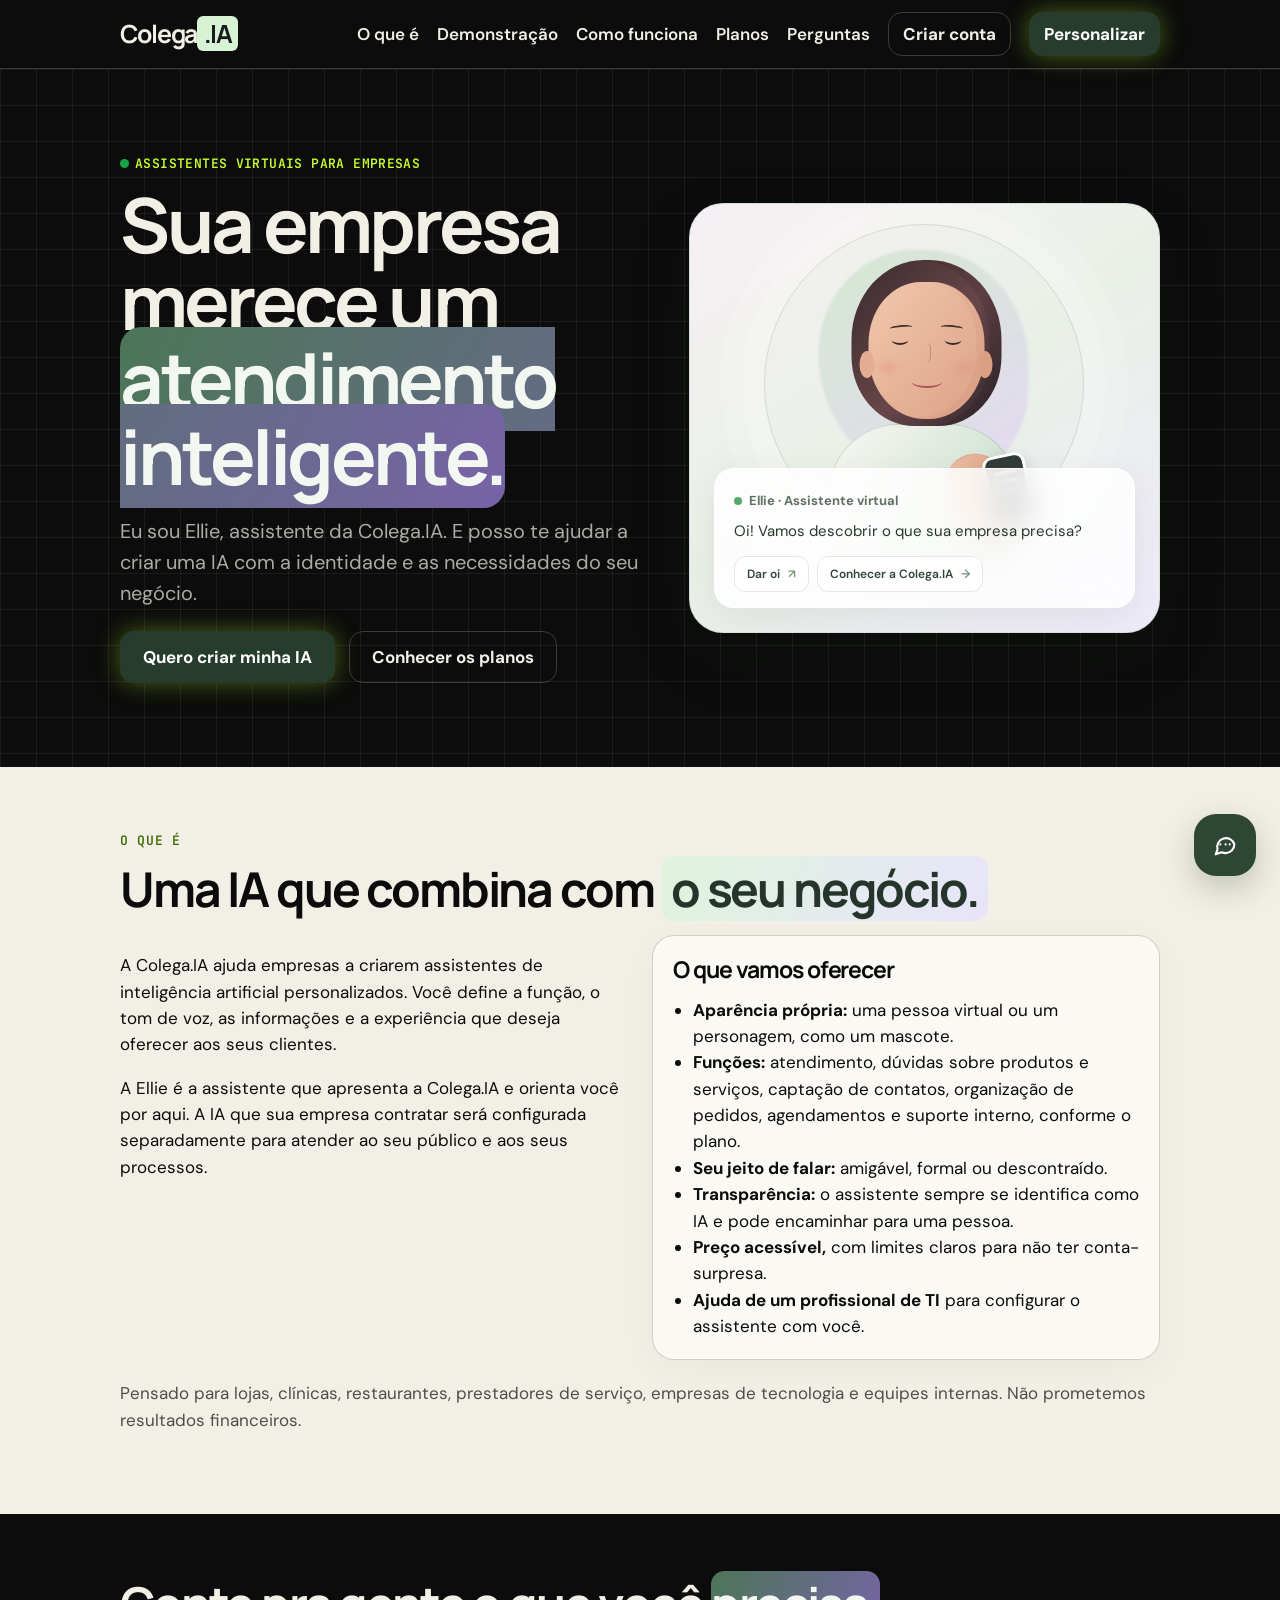
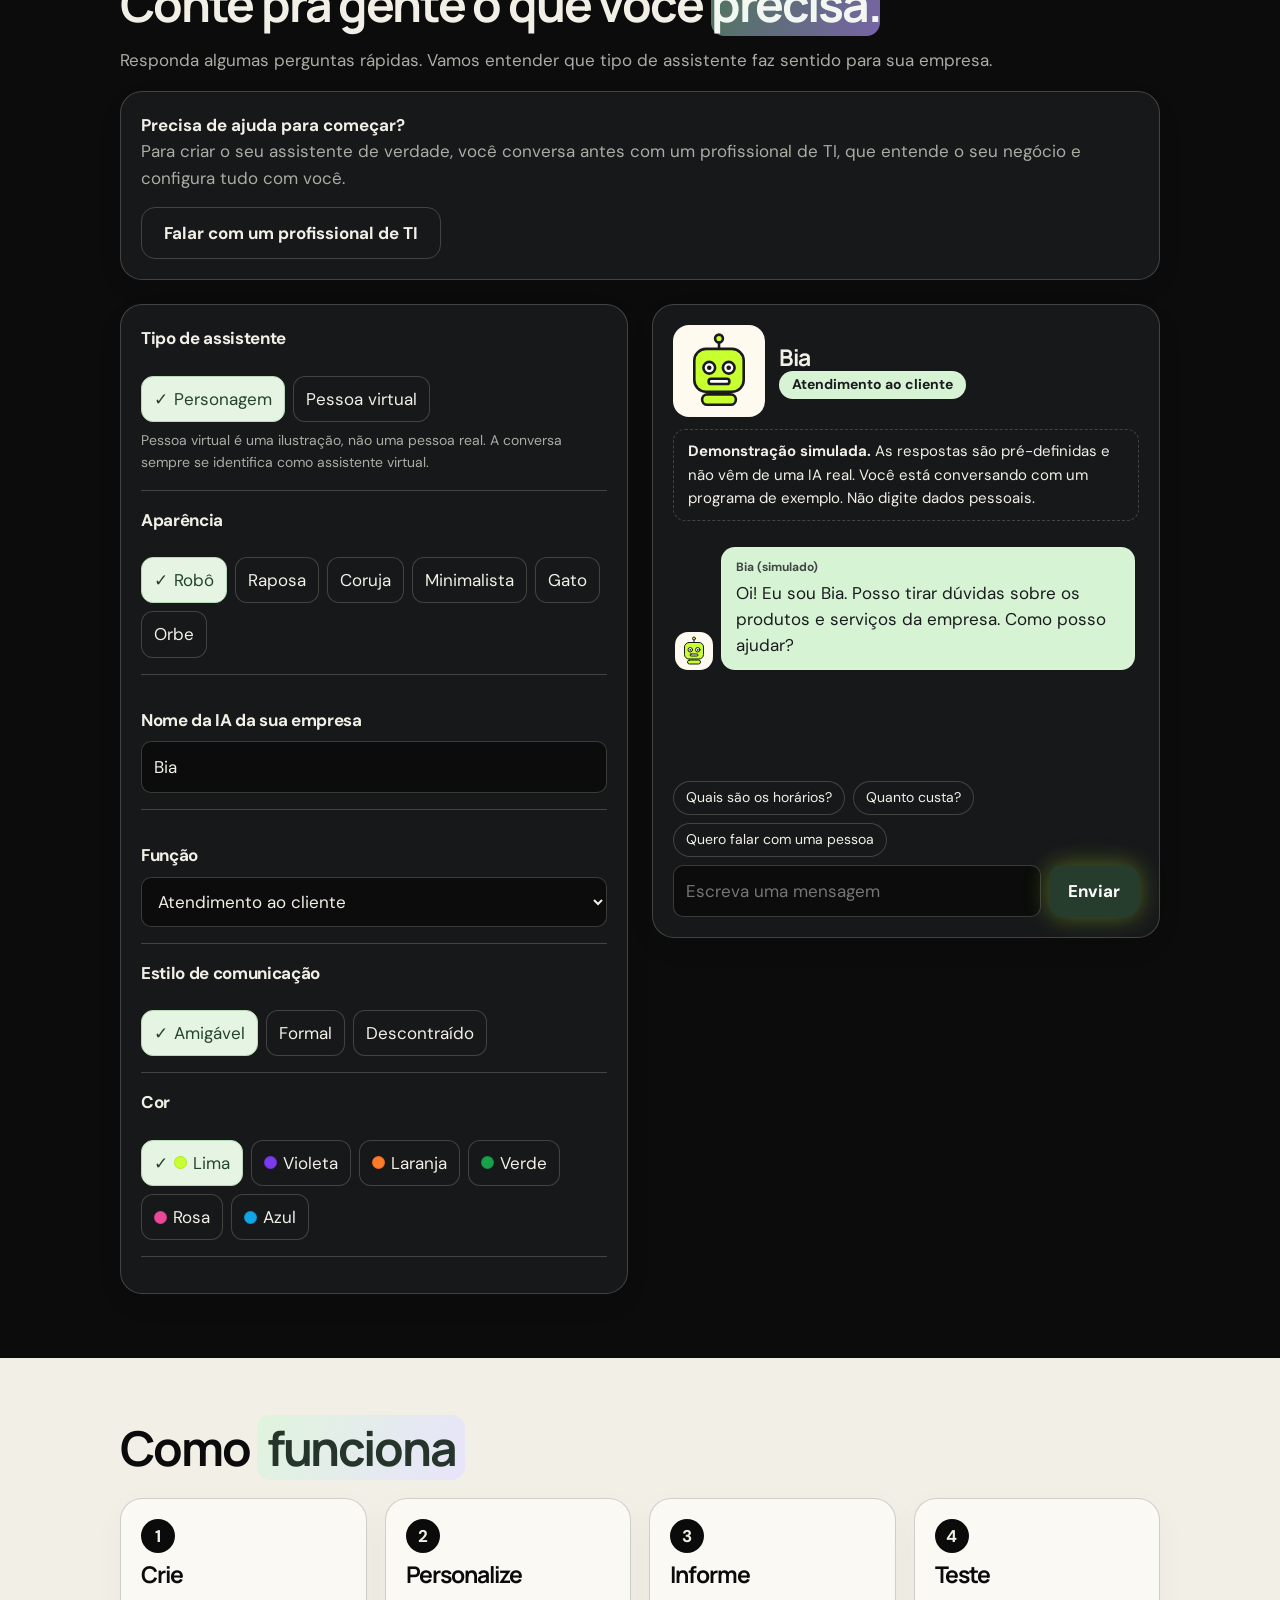
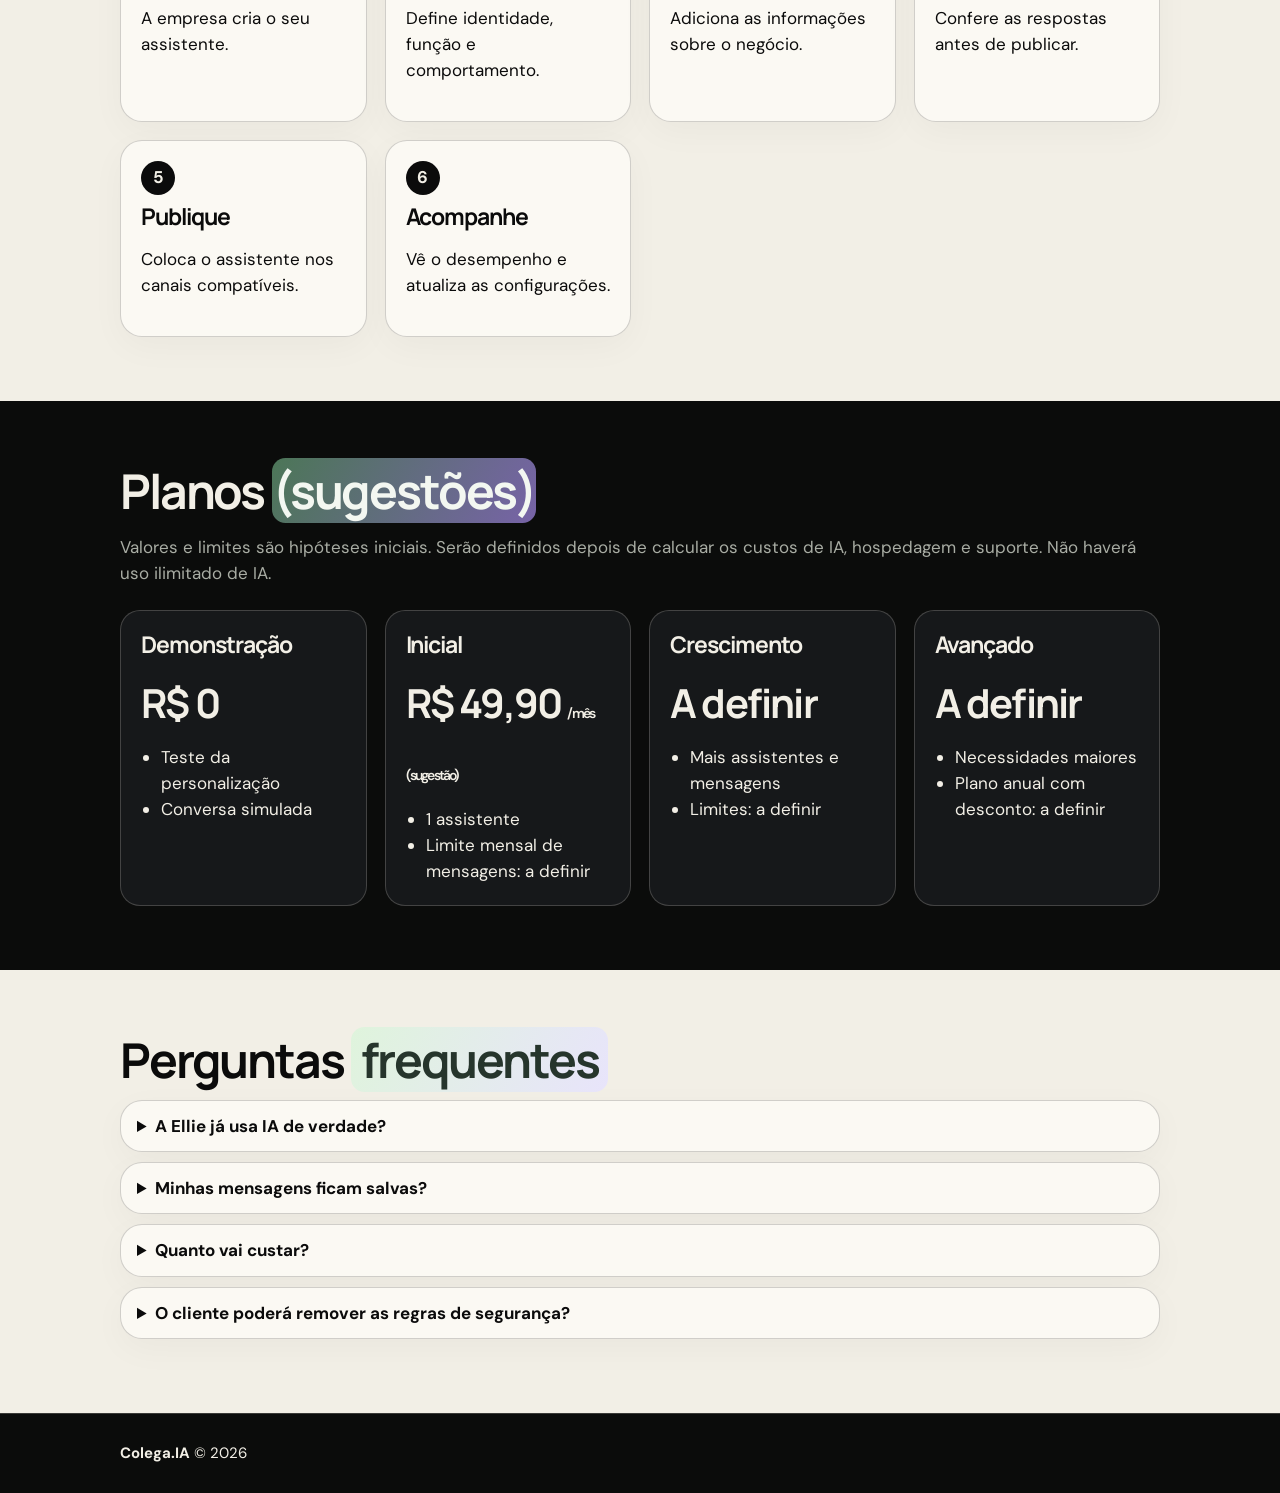
<file: index.html>
<!DOCTYPE html>
<html lang="pt-BR">
<head>
<meta charset="UTF-8">
<meta name="viewport" content="width=device-width, initial-scale=1, viewport-fit=cover">
<link rel="stylesheet" href="https://fonts.googleapis.com/css2?family=DM+Sans:wght@400;500;600;700&family=Manrope:wght@400;500;600;700;800&family=JetBrains+Mono:wght@500;600&display=swap">
<title>Colega.IA</title>
<link rel="stylesheet" href="css/style.css">
</head>
<body>
<header class="dk"><div class="wrap">
  <a class="logo" href="#inicio">Colega<span>.IA</span></a>
  <nav aria-label="Principal">
    <a href="#sobre">O que é</a><a href="#demo">Demonstração</a><a href="#como">Como funciona</a><a href="#planos">Planos</a><a href="#faq">Perguntas</a>
    <button type="button" class="btn alt" id="openAcc">Criar conta</button>
    <a class="btn" href="#demo">Personalizar</a>
  </nav>
</div></header>

<main id="inicio">
<section class="hero dk"><div class="wrap">
  <div>
    <p class="mono"><span class="dot"></span>Assistentes virtuais para empresas</p>
    <h1>Sua empresa merece um <span class="hl">atendimento inteligente.</span></h1>
    <p class="lead">Eu sou Ellie, assistente da Colega.IA. E posso te ajudar a criar uma IA com a identidade e as necessidades do seu negócio.</p>
    <div class="row"><a class="btn" href="#demo">Quero criar minha IA</a><a class="btn alt" href="#planos">Conhecer os planos</a></div>
  </div>
  <div class="ellie-hero-card">
    <div class="ellie-orbit" aria-hidden="true"></div>
    <div class="ellie-portrait" role="img" aria-label="Ilustração estilizada da Ellie, assistente virtual da Colega.IA">
      <div class="portrait-glow"></div>
      <div class="portrait-hair"></div>
      <div class="portrait-face">
        <div class="portrait-brow left"></div><div class="portrait-brow right"></div>
        <div class="portrait-eye left"></div><div class="portrait-eye right"></div>
        <div class="portrait-nose"></div><div class="portrait-smile"></div>
        <div class="portrait-blush left"></div><div class="portrait-blush right"></div>
      </div>
      <div class="portrait-neck"></div><div class="portrait-body"></div>
      <div class="portrait-phone"><span></span><span></span><span></span></div>
      <div class="portrait-arm"></div>
    </div>
    <div class="ellie-card-copy"><span class="online-dot"></span><span>Ellie · Assistente virtual</span><p>Oi! Vamos descobrir o que sua empresa precisa?</p>
      <div class="ellie-actions"><button type="button" id="ellieWave">Dar oi <span>↗</span></button><button type="button" id="elliePresent">Conhecer a Colega.IA <span>→</span></button></div>
    </div>
  </div>
</div></section>

<section id="sobre"><div class="wrap">
  <p class="mono">O que é</p>
  <h2>Uma IA que combina com <span class="hl">o seu negócio.</span></h2>
  <div class="two">
    <div>
      <p>A Colega.IA ajuda empresas a criarem assistentes de inteligência artificial personalizados. Você define a função, o tom de voz, as informações e a experiência que deseja oferecer aos seus clientes.</p>
      <p>A Ellie é a assistente que apresenta a Colega.IA e orienta você por aqui. A IA que sua empresa contratar será configurada separadamente para atender ao seu público e aos seus processos.</p>
    </div>
    <div class="panel">
      <h3>O que vamos oferecer</h3>
      <ul class="l">
        <li><strong>Aparência própria:</strong> uma pessoa virtual ou um personagem, como um mascote.</li>
        <li><strong>Funções:</strong> atendimento, dúvidas sobre produtos e serviços, captação de contatos, organização de pedidos, agendamentos e suporte interno, conforme o plano.</li>
        <li><strong>Seu jeito de falar:</strong> amigável, formal ou descontraído.</li>
        <li><strong>Transparência:</strong> o assistente sempre se identifica como IA e pode encaminhar para uma pessoa.</li>
        <li><strong>Preço acessível,</strong> com limites claros para não ter conta-surpresa.</li>
        <li><strong>Ajuda de um profissional de TI</strong> para configurar o assistente com você.</li>
      </ul>
    </div>
  </div>
  <p class="muted">Pensado para lojas, clínicas, restaurantes, prestadores de serviço, empresas de tecnologia e equipes internas. Não prometemos resultados financeiros.</p>
</div></section>

<section id="demo" class="dk"><div class="wrap">
  <h2>Conte pra gente o que você <span class="hl">precisa.</span></h2>
  <p class="muted">Responda algumas perguntas rápidas. Vamos entender que tipo de assistente faz sentido para sua empresa.</p>
  <div class="panel cta"><div><strong>Precisa de ajuda para começar?</strong><br><span class="muted">Para criar o seu assistente de verdade, você conversa antes com um profissional de TI, que entende o seu negócio e configura tudo com você.</span></div><button type="button" class="btn alt talkIT">Falar com um profissional de TI</button></div>
  <div class="demo">
    <form class="panel" id="cfg" onsubmit="return false" aria-label="Personalização do assistente">
      <fieldset><legend>Tipo de assistente</legend><div class="pills" id="g-kind"></div><p class="muted" style="font-size:14px;margin:8px 0 0">Pessoa virtual é uma ilustração, não uma pessoa real. A conversa sempre se identifica como assistente virtual.</p></fieldset>
      <fieldset><legend>Aparência</legend><div class="pills" id="g-char"></div></fieldset>
      <fieldset><label class="t" for="nome">Nome da IA da sua empresa</label><input type="text" id="nome" name="name" maxlength="24" value="Bia" autocomplete="off"></fieldset>
      <fieldset><label class="t" for="fn">Função</label>
        <select id="fn" name="fn">
          <option value="atendimento">Atendimento ao cliente</option>
          <option value="vendas">Vendas</option>
          <option value="agenda">Agendamentos</option>
          <option value="interno">Suporte interno</option>
        </select></fieldset>
      <fieldset><legend>Estilo de comunicação</legend><div class="pills" id="g-tone"></div></fieldset>
      <fieldset><legend>Cor</legend><div class="pills" id="g-color"></div></fieldset>
    </form>

    <div class="panel" aria-label="Prévia e conversa">
      <div class="who"><div class="stage" id="miniStage"></div><div><h3 id="pName">Bia</h3><span class="badge" id="pFn">Atendimento ao cliente</span></div></div>
      <p class="note" role="note"><strong>Demonstração simulada.</strong> As respostas são pré-definidas e não vêm de uma IA real. Você está conversando com um programa de exemplo. Não digite dados pessoais.</p>
      <div id="log" role="log" aria-live="polite" aria-label="Conversa de demonstração"></div>
      <div class="chips" id="chips"></div>
      <form class="send" id="chat" onsubmit="return false">
        <label class="sr" for="msg">Sua mensagem</label>
        <input type="text" id="msg" maxlength="200" placeholder="Escreva uma mensagem" autocomplete="off">
        <button class="btn" type="submit">Enviar</button>
      </form>
    </div>
  </div>
</div></section>

<section id="como"><div class="wrap">
  <h2>Como <span class="hl">funciona</span></h2>
  <div class="grid">
    <div class="panel step"><b>1</b><h3>Crie</h3><p>A empresa cria o seu assistente.</p></div>
    <div class="panel step"><b>2</b><h3>Personalize</h3><p>Define identidade, função e comportamento.</p></div>
    <div class="panel step"><b>3</b><h3>Informe</h3><p>Adiciona as informações sobre o negócio.</p></div>
    <div class="panel step"><b>4</b><h3>Teste</h3><p>Confere as respostas antes de publicar.</p></div>
    <div class="panel step"><b>5</b><h3>Publique</h3><p>Coloca o assistente nos canais compatíveis.</p></div>
    <div class="panel step"><b>6</b><h3>Acompanhe</h3><p>Vê o desempenho e atualiza as configurações.</p></div>
  </div>
</div></section>

<section id="planos" class="dk"><div class="wrap">
  <h2>Planos <span class="hl">(sugestões)</span></h2>
  <p class="muted">Valores e limites são hipóteses iniciais. Serão definidos depois de calcular os custos de IA, hospedagem e suporte. Não haverá uso ilimitado de IA.</p>
  <div class="grid">
    <div class="panel"><h3>Demonstração</h3><div class="price">R$ 0</div><ul class="l"><li>Teste da personalização</li><li>Conversa simulada</li></ul></div>
    <div class="panel"><h3>Inicial</h3><div class="price">R$ 49,90 <small>/mês (sugestão)</small></div><ul class="l"><li>1 assistente</li><li>Limite mensal de mensagens: a definir</li></ul></div>
    <div class="panel"><h3>Crescimento</h3><div class="price">A definir</div><ul class="l"><li>Mais assistentes e mensagens</li><li>Limites: a definir</li></ul></div>
    <div class="panel"><h3>Avançado</h3><div class="price">A definir</div><ul class="l"><li>Necessidades maiores</li><li>Plano anual com desconto: a definir</li></ul></div>
  </div>
</div></section>

<section id="faq"><div class="wrap">
  <h2>Perguntas <span class="hl">frequentes</span></h2>
  <details><summary>A Ellie já usa IA de verdade?</summary><p>A conversa desta demonstração é simulada. A integração com IA real ainda precisa ser desenvolvida no servidor.</p></details>
  <details><summary>Minhas mensagens ficam salvas?</summary><p>Nesta demonstração, não. Nada é enviado nem guardado. Mesmo assim, evite digitar dados pessoais.</p></details>
  <details><summary>Quanto vai custar?</summary><p>Os preços acima são sugestões e podem mudar depois do cálculo de custos.</p></details>
  <details><summary>O cliente poderá remover as regras de segurança?</summary><p>Não. As instruções personalizadas orientam o comportamento, mas os controles essenciais de segurança permanecem.</p></details>
</div></section>
</main>

<footer class="dk"><div class="wrap">
  <strong>Colega.IA</strong> © 2026
</div></footer>

<dialog id="dlg" aria-labelledby="dlgT"><h2 id="dlgT" style="font-size:36px"></h2><p id="dlgP"></p><button type="button" class="btn" id="dlgX">Entendi</button></dialog>

<div id="chatWidget">
  <section id="chatPanel" aria-label="Conversa com Ellie" aria-hidden="true">
    <div class="chat-head">
      <div class="chat-avatar">E</div>
      <div><strong>Ellie</strong><small><span class="online-dot"></span>Assistente da Colega.IA</small></div>
      <button class="chat-close" type="button" id="chatClose" aria-label="Fechar conversa">×</button>
    </div>
    <div class="chat-body" id="ellieChatBody">
      <p class="chat-note">Conversa de demonstração</p>
      <div class="chat-bubble">Oi! Eu sou a Ellie 💚 Posso te ajudar a entender como uma IA pode trabalhar na sua empresa. Por onde começamos?</div>
      <div class="chat-choices" id="ellieChoices">
        <button type="button" data-reply="Quero atender melhor meus clientes">Atender melhor meus clientes</button>
        <button type="button" data-reply="Quero vender mais e responder dúvidas">Ajudar nas vendas</button>
        <button type="button" data-reply="Quero automatizar tarefas e agendamentos">Automatizar tarefas</button>
        <button type="button" data-reply="Ainda não sei, quero entender as opções">Ainda estou explorando</button>
      </div>
    </div>
    <form class="chat-form" id="ellieChatForm">
      <input id="ellieChatInput" type="text" maxlength="500" placeholder="Escreva sua dúvida..." aria-label="Escreva sua mensagem">
      <button type="submit" aria-label="Enviar mensagem">↑</button>
    </form>
    <div id="chatDisclaimer">As respostas são simuladas nesta versão. Não envie dados pessoais.</div>
  </section>
  <button id="chatLauncher" type="button" aria-label="Conversar com Ellie" aria-expanded="false" aria-controls="chatPanel">
    <svg viewBox="0 0 24 24" fill="none" stroke="currentColor" stroke-width="1.8" stroke-linecap="round" stroke-linejoin="round" aria-hidden="true"><path d="M20 11.5a7.5 7.5 0 0 1-7.5 7.5 8 8 0 0 1-3.4-.75L4 20l1.6-4.3A7.5 7.5 0 1 1 20 11.5Z"/><path d="M8 11.5h.01M12.5 11.5h.01M16 11.5h.01"/></svg>
  </button>
</div>

<script src="js/personagens.js"></script>
<script src="js/demo.js"></script>
<script src="js/ellie.js"></script>
</body>
</html>
</file>
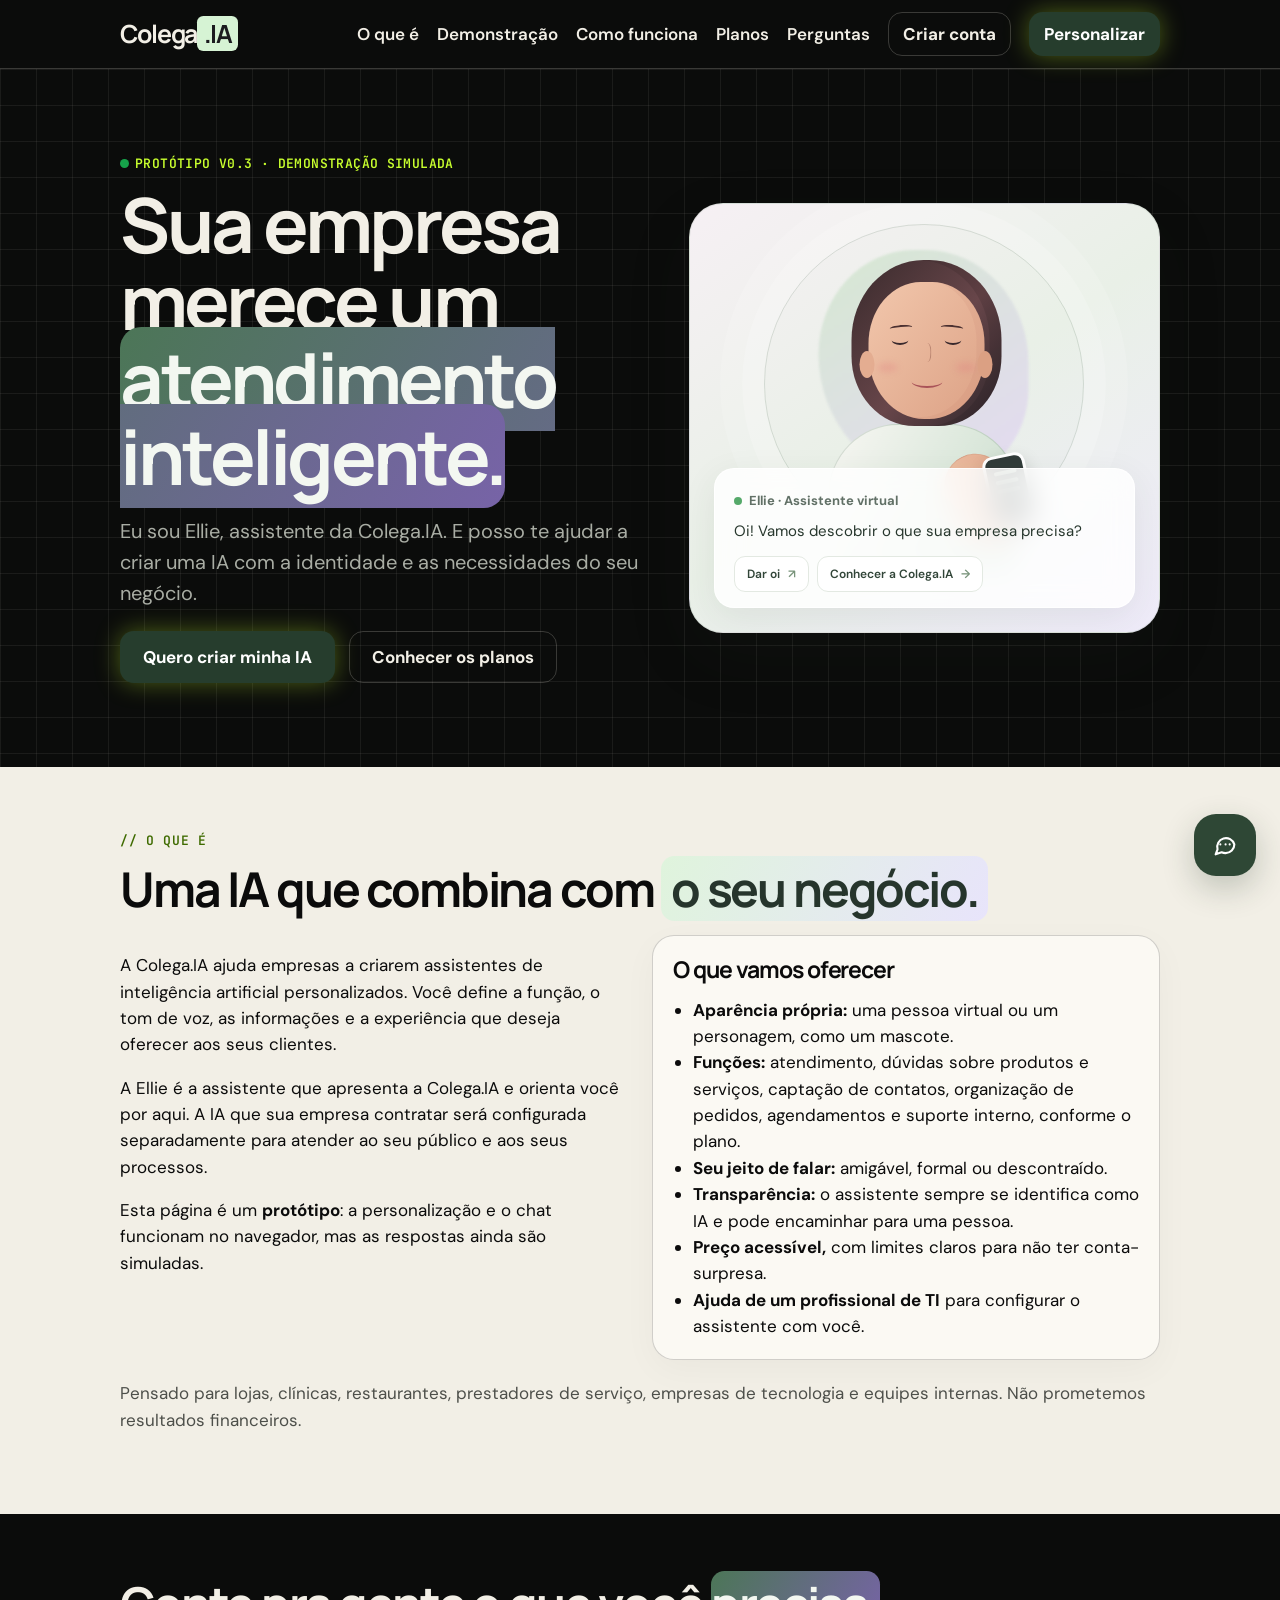
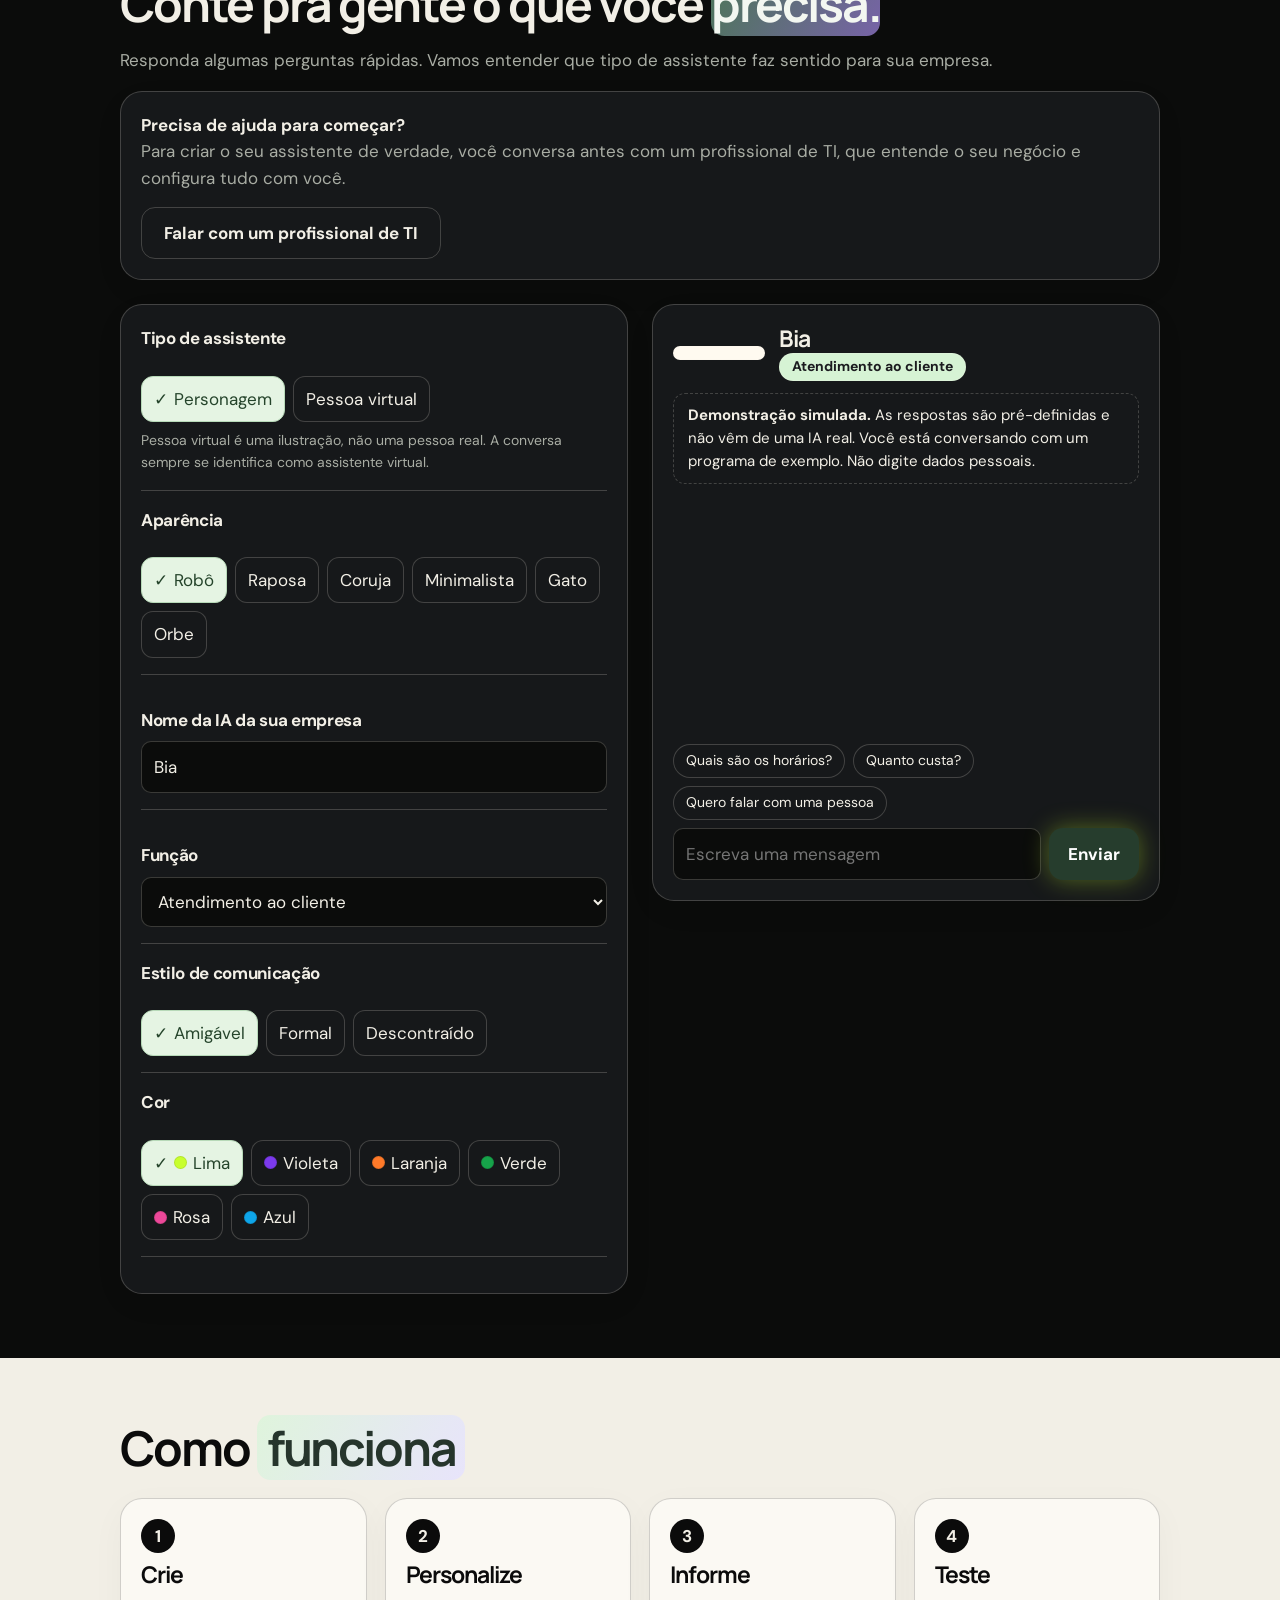
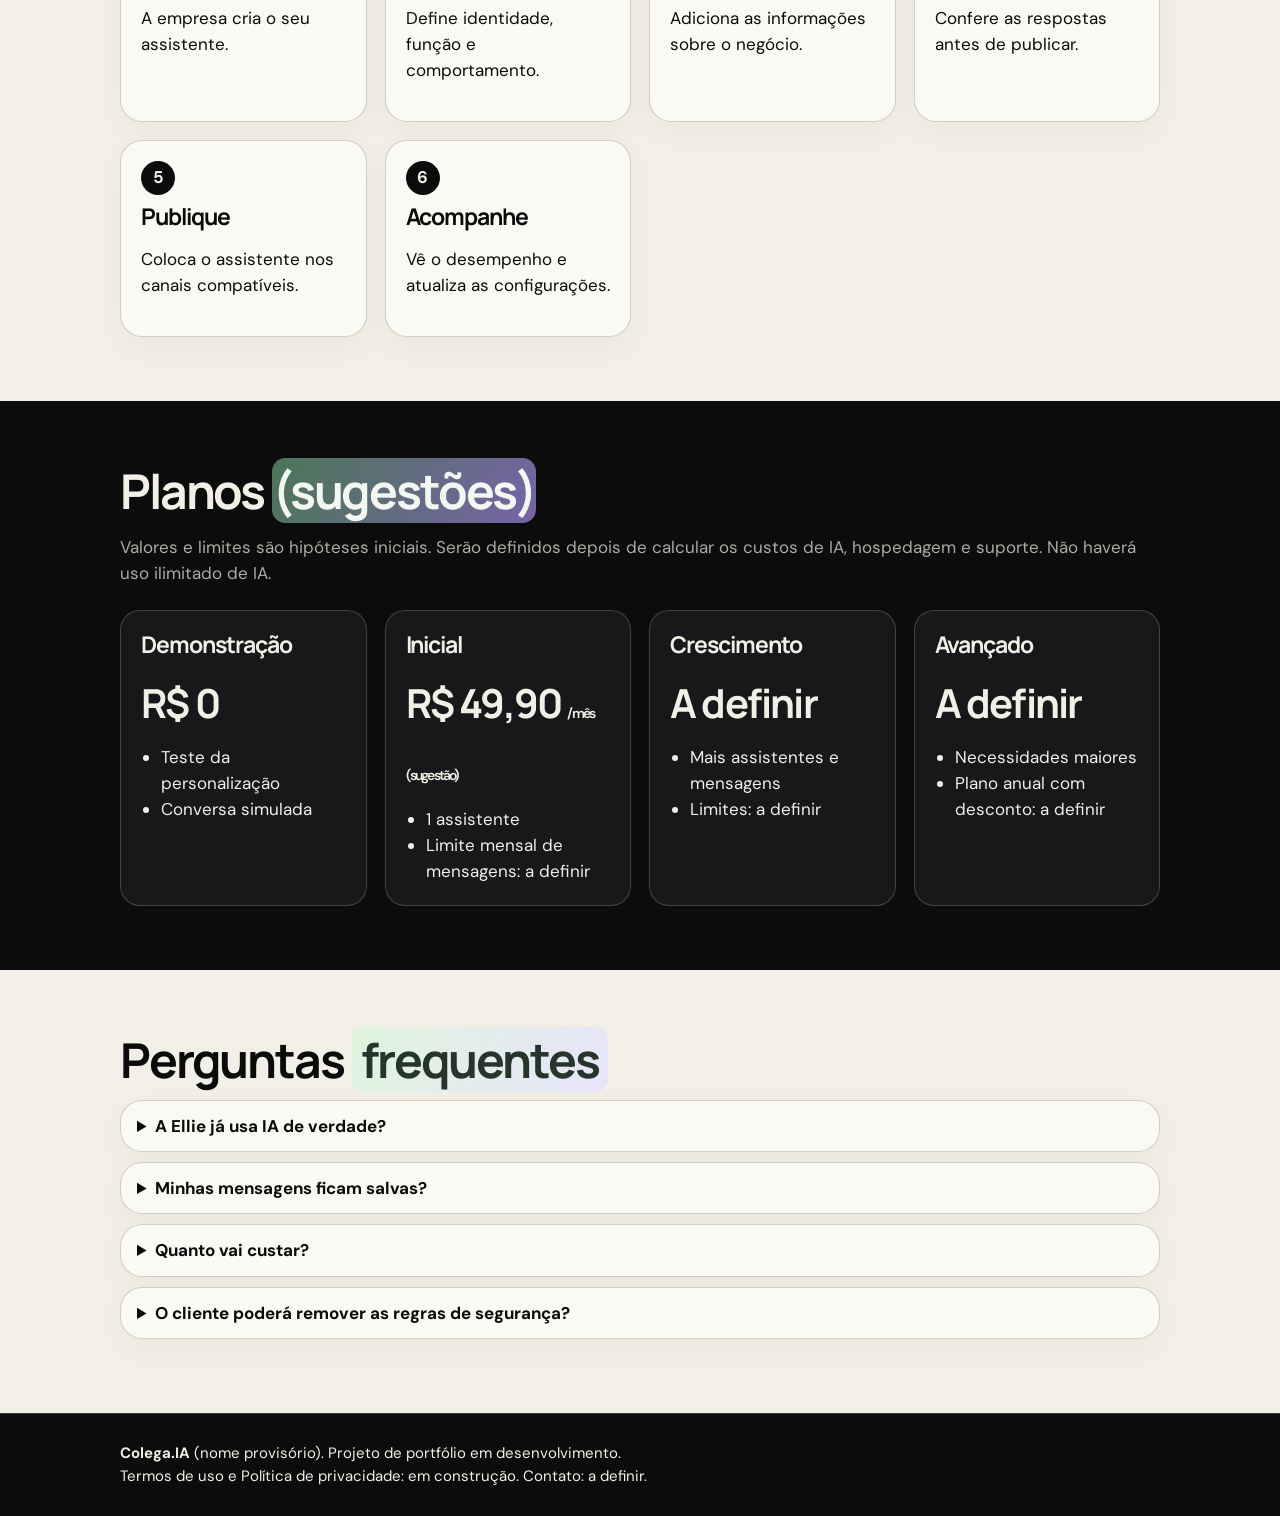
<file: _backup/Colega_IA_Ellie_Prototipo_v2_ORIGINAL.html>
<!DOCTYPE html>
<html lang="pt-BR">
<head>
<meta charset="UTF-8">
<meta name="viewport" content="width=device-width, initial-scale=1, viewport-fit=cover">
<link rel="stylesheet" href="https://fonts.googleapis.com/css2?family=DM+Sans:wght@400;500;600;700&family=Manrope:wght@400;500;600;700;800&family=JetBrains+Mono:wght@500;600&display=swap">
<title>Colega.IA - Protótipo</title>
<style>
:root{box-sizing:border-box;padding-top:env(safe-area-inset-top,0px);padding-bottom:env(safe-area-inset-bottom,0px);
--bg:#f2efe6;--ink:#0b0b0b;--muted:#4d4f4a;--card:#fbf9f3;--line:#0b0b0b;--bd:rgba(11,11,11,.18);--hl:#c8ff2e;--brand:#c8ff2e;--on-brand:#0b0b0b;--brand-ink:#3f6b00}
@media (prefers-color-scheme:dark){:root:not([data-theme="light"]){--bg:#121312;--ink:#f2efe6;--muted:#a9ada4;--card:#1b1d1b;--line:#f2efe6;--bd:rgba(242,239,230,.2);--brand-ink:#c8ff2e}}
:root[data-theme="dark"]{--bg:#121312;--ink:#f2efe6;--muted:#a9ada4;--card:#1b1d1b;--line:#f2efe6;--bd:rgba(242,239,230,.2);--brand-ink:#c8ff2e}
html{scroll-behavior:smooth;scroll-padding-top:calc(env(safe-area-inset-top,0px) + 80px)}
*,*::before,*::after{box-sizing:border-box}
body{margin:0;background:var(--bg);color:var(--ink);font-family:"DM Sans","Segoe UI",system-ui,Arial,sans-serif;line-height:1.55;font-size:17px}
a{color:inherit}
:focus-visible{outline:3px solid var(--ink);outline-offset:2px}
.sr{position:absolute;width:1px;height:1px;overflow:hidden;clip:rect(0 0 0 0);white-space:nowrap}
.wrap{max-width:1080px;margin:0 auto;padding:0 20px}
section{padding:64px 0}
h1,h2,h3{line-height:1.15;margin:0 0 14px}
h1{font-size:clamp(34px,6vw,58px)}
h2{font-size:clamp(26px,4vw,38px)}
.hl{background:var(--hl);color:#1b1b1f;padding:0 .2em;border-radius:.2em}
.muted{color:var(--muted)}
header{position:sticky;top:env(safe-area-inset-top,0px);z-index:5;background:var(--bg);border-bottom:1px solid var(--bd)}
header .wrap{display:flex;align-items:center;justify-content:space-between;gap:12px;padding-top:12px;padding-bottom:12px}
.logo{font-weight:800;font-size:22px;text-decoration:none}
.logo span{background:var(--hl);color:#1b1b1f;padding:0 .25em;border-radius:.25em}
nav{display:flex;gap:18px;align-items:center}
nav a{text-decoration:none;font-weight:600}
nav a:hover{text-decoration:underline}
.btn{display:inline-block;border:1px solid var(--bd);border-radius:12px;padding:12px 22px;font:inherit;font-weight:700;background:var(--brand);color:var(--on-brand);box-shadow:none;cursor:pointer;text-decoration:none}
.btn.alt{background:var(--card);color:var(--ink)}
.btn:hover{transform:translate(-1px,-1px)}
.hero .wrap{display:grid;grid-template-columns:1.2fr .8fr;gap:32px;align-items:center}
.hero p.lead{font-size:20px;max-width:520px}
.row{display:flex;gap:14px;flex-wrap:wrap;margin-top:22px}
.stage{background:#fffaf0;border:1px solid var(--bd);border-radius:24px;box-shadow:none;padding:18px;display:flex;justify-content:center}
.stage svg{width:100%;max-width:240px;height:auto}
.bubble{margin-top:14px;border:1px solid var(--bd);border-radius:14px;padding:10px 14px;background:var(--card);font-weight:600}
.demo{display:grid;grid-template-columns:1fr 1fr;gap:24px;margin-top:24px}
.panel{background:var(--card);border:1px solid var(--bd);border-radius:20px;padding:20px;box-shadow:none}
fieldset{border:0;margin:0 0 16px;padding:0}
legend,label.t{font-weight:700;display:block;margin-bottom:8px;padding:0}
input[type=text],select{width:100%;padding:12px;border:1px solid var(--bd);border-radius:10px;font:inherit;background:var(--bg);color:var(--ink)}
.pills{position:relative;display:flex;flex-wrap:wrap;gap:8px}
.pills input{position:absolute;opacity:0}
.pills label{display:inline-flex;align-items:center;gap:6px;border:1px solid var(--bd);border-radius:999px;padding:7px 14px;cursor:pointer;background:var(--card)}
.pills input:checked+label{background:var(--ink);color:var(--bg)}
.pills input:checked+label::before{content:"\2713"}
.pills input:focus-visible+label{outline:3px solid var(--ink);outline-offset:2px}
.sw{width:14px;height:14px;border-radius:50%;border:2px solid #1b1b1f;display:inline-block}
.who{display:flex;align-items:center;gap:14px;margin-bottom:12px}
.who .stage{padding:6px;box-shadow:none;border-radius:16px;width:92px;flex:none}
.who h3{margin:0}
.badge{display:inline-block;border:1px solid var(--bd);border-radius:999px;padding:2px 12px;font-size:14px;font-weight:700;background:var(--hl);color:#1b1b1f}
.note{border:1px dashed var(--bd);border-radius:12px;padding:10px 14px;margin:0 0 12px;font-size:15px}
#log{height:240px;overflow-y:auto;padding:4px 2px}
.message-line{display:flex;align-items:flex-end;gap:8px;margin:10px 0;max-width:100%}
.message-line.user-line{justify-content:flex-end}
.msg{max-width:calc(100% - 48px);padding:10px 14px;border:1px solid var(--bd);border-radius:14px;margin:0;overflow-wrap:anywhere}
.msg small{display:block;font-size:12px;font-weight:700;opacity:.8;margin-bottom:3px}
.msg.bot{background:var(--hl);color:#1b1b1f}
.msg.user{background:var(--bg)}
.msg-avatar{width:38px;height:38px;flex:0 0 38px;display:grid;place-items:center;background:#fffaf0;border:1px solid var(--bd);border-radius:13px;padding:3px}
.msg-avatar svg{width:100%;height:100%;display:block}

.chips{display:flex;flex-wrap:wrap;gap:8px;margin:8px 0}
.chips button{font:inherit;font-size:14px;border:1px solid var(--bd);border-radius:999px;padding:5px 12px;background:var(--card);color:var(--ink);cursor:pointer}
.send{display:flex;gap:8px}
.send .btn{padding:10px 18px;box-shadow:none}
.grid{display:grid;grid-template-columns:repeat(auto-fit,minmax(220px,1fr));gap:18px;margin-top:24px}
.step b{display:inline-grid;place-items:center;width:34px;height:34px;border-radius:50%;background:var(--ink);color:var(--bg);margin-bottom:8px}
.price{font-size:30px;font-weight:800}
.price small{font-size:14px;font-weight:600}
ul.l{padding-left:20px;margin:10px 0 0}
details{border:1px solid var(--bd);border-radius:12px;padding:12px 16px;margin:10px 0;background:var(--card)}
summary{font-weight:700;cursor:pointer}
footer{border-top:1px solid var(--bd);padding:28px 0;font-size:15px}
@media (max-width:860px){.hero .wrap,.demo{grid-template-columns:1fr}nav a:not(.btn){display:none}}
@media (prefers-reduced-motion:reduce){html{scroll-behavior:auto}.btn:hover{transform:none}}

:root{--grid:rgba(27,27,31,.07)}
@media (prefers-color-scheme:dark){:root:not([data-theme="light"]){--grid:rgba(245,241,232,.08)}}
:root[data-theme="dark"]{--grid:rgba(245,241,232,.08)}
h1,h2,h3,.logo,.btn,.price{font-family:"Space Grotesk","Segoe UI",system-ui,sans-serif}
.mono{font-family:"JetBrains Mono",ui-monospace,Consolas,monospace;font-size:13px;letter-spacing:.05em;text-transform:uppercase;color:var(--brand-ink);font-weight:600;margin:0 0 12px}
.dot{display:inline-block;width:9px;height:9px;border-radius:50%;background:#16a34a;margin-right:6px;animation:pulse 1.6s infinite}
@keyframes pulse{50%{opacity:.35}}
@keyframes spin{to{rotate:360deg}}
.hero{overflow:hidden;background-image:linear-gradient(var(--grid) 1px,transparent 1px),linear-gradient(90deg,var(--grid) 1px,transparent 1px);background-size:36px 36px}
.holo{position:relative;isolation:isolate}
.ring{position:absolute;left:50%;top:42%;width:112%;aspect-ratio:1;translate:-50% -50%;border:2px dashed var(--brand);border-radius:50%;z-index:-1;animation:spin 40s linear infinite}
.hud{position:relative}
.hud::before,.hud::after{content:"";position:absolute;width:22px;height:22px;border:3px solid var(--brand)}
.hud::before{top:8px;left:8px;border-right:0;border-bottom:0}
.hud::after{right:8px;bottom:8px;border-left:0;border-top:0}
.btn:not(.alt){box-shadow:0 0 24px rgba(200,255,46,.35)}
.two{display:grid;grid-template-columns:1fr 1fr;gap:24px;margin:20px 0}
.cta{display:flex;gap:16px;align-items:center;justify-content:space-between;flex-wrap:wrap;margin-top:18px}
.cta .btn{box-shadow:none}
dialog{border:1px solid var(--bd);border-radius:18px;background:var(--card);color:var(--ink);max-width:420px;padding:22px;box-shadow:none}
dialog::backdrop{background:rgba(20,20,24,.6)}
nav .btn{padding:8px 14px}
@media (max-width:860px){.two{grid-template-columns:1fr}}
@media (prefers-reduced-motion:reduce){.ring,.dot{animation:none}}

.dk{--bg:#0b0c0b;--ink:#f2efe6;--muted:#a9ada4;--card:#16181a;--line:#f2efe6;--bd:rgba(242,239,230,.2);--brand-ink:#c8ff2e;--grid:rgba(242,239,230,.07);background-color:var(--bg);color:var(--ink)}
.dk .hl{background:none;color:var(--hl);padding:0}
body{font-family:"DM Sans","Segoe UI",system-ui,sans-serif}
h1,h2,h3,.logo,.price{font-family:"Manrope","DM Sans",sans-serif;font-weight:700;letter-spacing:-.045em;text-transform:none}
h1{font-size:clamp(42px,6.8vw,76px);line-height:1.02}
h2{font-size:clamp(30px,4.8vw,48px);line-height:1.08}
h3{font-size:23px}
.logo{font-size:25px}
.price{font-size:40px}
.price small{font-family:"DM Sans",sans-serif;text-transform:none}
.btn{font-family:"DM Sans","Segoe UI",sans-serif;border-radius:14px;border-color:transparent;transition:transform .2s ease,box-shadow .2s ease}
.btn.alt{background:transparent;color:var(--ink);border-color:var(--bd)}
.btn:hover{transform:translateY(-2px);box-shadow:0 8px 24px rgba(0,0,0,.08)}

/* Ellie: identidade de suporte da Colega.IA */
:root{--hl:#d6f3d4;--brand:#bce7c0;--soft-pink:#f6e7ed;--soft-lilac:#eee9fb;--ellie-ink:#26352c}
.hl{background:linear-gradient(120deg,#dff4dc,#e8e4fb);color:#26352c;border-radius:.28em}
.dk .hl{color:#f3f7f1;background:linear-gradient(120deg,#4c7657,#7763a7)}
.hero .wrap{display:grid;grid-template-columns:1.05fr .95fr;align-items:center;gap:48px;min-height:570px}
.hero .lead{max-width:550px;font-size:19px;color:var(--muted)}
.hero .mono{letter-spacing:.03em}
.ellie-hero-card{position:relative;isolation:isolate;min-height:430px;display:flex;align-items:flex-end;justify-content:center;padding:0 24px 24px;border:1px solid rgba(124,145,129,.18);border-radius:34px;background:linear-gradient(145deg,#f6f0f4 0%,#e9f0e7 50%,#efebfa 100%);overflow:hidden;box-shadow:0 24px 70px rgba(45,59,49,.09)}
.ellie-orbit{position:absolute;width:320px;height:320px;top:20px;left:50%;transform:translateX(-50%);border:1px solid rgba(90,119,97,.18);border-radius:50%;box-shadow:0 0 0 22px rgba(255,255,255,.16),0 0 0 44px rgba(255,255,255,.12)}
.ellie-portrait{position:absolute;top:14px;left:50%;transform:translateX(-50%);width:275px;height:340px;animation:ellieFloat 4s ease-in-out infinite}
.portrait-glow{position:absolute;width:210px;height:230px;left:32px;top:32px;background:linear-gradient(145deg,#d6e8d2,#e4daf2);border-radius:48% 52% 42% 58%;filter:blur(1px)}
.portrait-hair{position:absolute;z-index:3;top:42px;left:65px;width:150px;height:166px;border-radius:48% 48% 42% 42%;background:linear-gradient(130deg,#392a2c,#68464a 55%,#2c252a);box-shadow:inset -12px 0 0 rgba(0,0,0,.1)}
.portrait-face{position:absolute;z-index:4;top:64px;left:82px;width:116px;height:137px;border-radius:45% 45% 48% 48%;background:linear-gradient(130deg,#f2c7ac,#dca185);box-shadow:inset -8px -2px 0 rgba(160,95,77,.08)}
.portrait-face:before{content:"";position:absolute;left:-9px;top:69px;width:15px;height:27px;border-radius:50%;background:#e4ad91}
.portrait-face:after{content:"";position:absolute;right:-8px;top:69px;width:15px;height:27px;border-radius:50%;background:#dba083}
.portrait-brow{position:absolute;top:43px;width:23px;height:6px;border-top:2px solid #4b3030;border-radius:50%}
.portrait-brow.left{left:21px;transform:rotate(-5deg)}.portrait-brow.right{right:21px;transform:rotate(5deg)}
.portrait-eye{position:absolute;top:53px;width:17px;height:10px;border-bottom:2px solid #39292c;border-radius:0 0 60% 60%}
.portrait-eye.left{left:23px}.portrait-eye.right{right:23px}
.portrait-nose{position:absolute;top:61px;left:55px;width:8px;height:19px;border-right:1.5px solid rgba(137,82,70,.55);border-radius:50%}
.portrait-smile{position:absolute;left:43px;top:93px;width:31px;height:13px;border-bottom:2px solid #a95358;border-radius:0 0 50% 50%}
.portrait-blush{position:absolute;top:81px;width:20px;height:9px;border-radius:50%;background:rgba(221,123,127,.28);filter:blur(3px)}
.portrait-blush.left{left:9px}.portrait-blush.right{right:9px}
.portrait-neck{position:absolute;z-index:2;top:178px;left:121px;width:37px;height:47px;background:#d9a084;border-radius:0 0 14px 14px}
.portrait-body{position:absolute;z-index:2;top:206px;left:42px;width:190px;height:150px;border-radius:70px 70px 25px 25px;background:linear-gradient(120deg,#f8f7f3,#dce8dc 55%,#c5d9ca);border:1px solid rgba(93,126,99,.2)}
.portrait-phone{position:absolute;z-index:6;top:236px;right:31px;width:43px;height:72px;border-radius:10px;background:#313b39;border:3px solid #fff;transform:rotate(-12deg);box-shadow:0 8px 18px rgba(0,0,0,.16);display:flex;flex-direction:column;gap:5px;padding:13px 7px}
.portrait-phone span{height:4px;border-radius:4px;background:#cfe9ce}
.portrait-arm{position:absolute;z-index:5;top:234px;right:48px;width:62px;height:93px;border-radius:35px;background:linear-gradient(120deg,#efc1a5,#dca083);transform:rotate(-27deg);border:1px solid rgba(151,97,80,.12)}
.ellie-card-copy{position:relative;z-index:7;width:100%;padding:17px 19px 15px;border-radius:20px;background:rgba(255,255,255,.84);border:1px solid rgba(255,255,255,.8);box-shadow:0 10px 35px rgba(47,59,49,.08);backdrop-filter:blur(14px)}
.online-dot{display:inline-block;width:8px;height:8px;border-radius:50%;background:#55a96a;margin-right:7px}
.ellie-card-copy>span:nth-child(2){font-size:13px;font-weight:700;color:#617066}
.ellie-card-copy p{margin:8px 0 13px;font-size:15px;color:#27372d}
.ellie-actions{display:flex;gap:8px;flex-wrap:wrap}
.ellie-actions button{border:1px solid #e3e9e2;background:#fff;border-radius:11px;padding:9px 12px;color:#314538;font:600 12px "DM Sans",sans-serif;cursor:pointer;transition:.2s}
.ellie-actions button:hover{background:#eff8ed;transform:translateY(-1px)}
.ellie-actions button span{margin-left:5px;color:#79947b}
@keyframes ellieFloat{0%,100%{transform:translate(-50%,0)}50%{transform:translate(-50%,-7px)}}
#demo .demo{align-items:start}
#demo .panel,#sobre .panel,.step,details{border-radius:22px;border:1px solid var(--bd);box-shadow:0 10px 35px rgba(24,34,26,.035)}
#demo fieldset{border:0;border-bottom:1px solid var(--bd);padding:16px 0}
#demo legend,.t{font-weight:700;letter-spacing:-.02em}
.pills label{border-radius:12px!important;border:1px solid var(--bd)!important;padding:9px 12px!important;transition:.18s}
.pills input:checked+label{background:#e5f4e3!important;color:#25442b!important;border-color:#b7d9b8!important}
.pills .sw{width:13px;height:13px;border-radius:50%;border:1px solid rgba(0,0,0,.1)}
.btn{box-shadow:none}
.btn:not(.alt){background:#263d2d;color:white}
.btn:not(.alt):hover{background:#36533d}
#chatWidget{position:fixed;z-index:50;right:24px;bottom:24px;font-family:"DM Sans",sans-serif}
#chatLauncher{width:62px;height:62px;border:0;border-radius:22px;background:#2e4735;color:#fff;box-shadow:0 12px 32px rgba(33,53,39,.24);display:grid;place-items:center;cursor:pointer;transition:.2s}
#chatLauncher:hover{transform:translateY(-3px) scale(1.02)}
#chatLauncher svg{width:28px;height:28px}
#chatPanel{position:absolute;right:0;bottom:76px;width:min(370px,calc(100vw - 32px));height:500px;max-height:calc(100vh - 120px);background:#fff;border:1px solid #e7ece6;border-radius:24px;box-shadow:0 24px 80px rgba(24,39,28,.2);display:none;overflow:hidden;color:#26352b}
#chatPanel.open{display:flex;flex-direction:column;animation:chatIn .22s ease-out}
@keyframes chatIn{from{opacity:0;transform:translateY(10px)}to{opacity:1;transform:translateY(0)}}
.chat-head{display:flex;align-items:center;gap:12px;padding:17px;background:#f3f7f1;border-bottom:1px solid #e4ece3}
.chat-avatar{width:42px;height:42px;border-radius:15px;background:linear-gradient(140deg,#d5ebd2,#e7ddf6);display:grid;place-items:center;color:#34523a;font-weight:800}
.chat-head strong{display:block;font-size:15px}.chat-head small{display:block;color:#728176;font-size:12px;margin-top:2px}
.chat-close{margin-left:auto;border:0;background:transparent;font-size:24px;color:#6b786e;cursor:pointer}
.chat-body{padding:17px;overflow:auto;flex:1;background:#fff}
.chat-note{font-size:11px;color:#879188;text-align:center;margin:0 0 13px}
.chat-bubble{max-width:88%;padding:12px 14px;border-radius:16px 16px 16px 5px;background:#f1f5ef;color:#34473a;font-size:14px;line-height:1.5;margin:8px 0}
.chat-choices{display:grid;gap:8px;margin-top:12px}
.chat-choices button{border:1px solid #dce7dc;background:#fff;color:#3c5b43;text-align:left;padding:10px 12px;border-radius:12px;cursor:pointer;font:500 13px "DM Sans",sans-serif}
.chat-choices button:hover{background:#f0f7ee}
.chat-form{padding:12px;border-top:1px solid #e9eee8;display:flex;gap:8px}
.chat-form input{min-width:0;flex:1;border:1px solid #e0e7df;border-radius:13px;padding:12px;font:14px "DM Sans",sans-serif;outline:none}
.chat-form input:focus{border-color:#8fb696}
.chat-form button{width:44px;border:0;border-radius:13px;background:#2e4735;color:#fff;cursor:pointer;font-size:18px}
#chatDisclaimer{padding:0 14px 10px;color:#8b958c;font-size:10px;background:#fff}
@media(max-width:760px){.hero .wrap{grid-template-columns:1fr;gap:26px;padding-top:30px}.ellie-hero-card{min-height:410px}.hero .wrap>div:first-child{order:0}.ellie-hero-card{order:1}.portrait-phone{right:37px}#chatWidget{right:16px;bottom:16px}#chatLauncher{width:58px;height:58px;border-radius:20px}}
@media(prefers-reduced-motion:reduce){.ellie-portrait,#chatPanel{animation:none!important}*{scroll-behavior:auto!important;transition:none!important}}

</style>
</head>
<body>
<header class="dk"><div class="wrap">
  <a class="logo" href="#inicio">Colega<span>.IA</span></a>
  <nav aria-label="Principal">
    <a href="#sobre">O que é</a><a href="#demo">Demonstração</a><a href="#como">Como funciona</a><a href="#planos">Planos</a><a href="#faq">Perguntas</a>
    <button type="button" class="btn alt" id="openAcc">Criar conta</button>
    <a class="btn" href="#demo">Personalizar</a>
  </nav>
</div></header>

<main id="inicio">
<section class="hero dk"><div class="wrap">
  <div>
    <p class="mono"><span class="dot"></span>Protótipo v0.3 · demonstração simulada</p>
    <h1>Sua empresa merece um <span class="hl">atendimento inteligente.</span></h1>
    <p class="lead">Eu sou Ellie, assistente da Colega.IA. E posso te ajudar a criar uma IA com a identidade e as necessidades do seu negócio.</p>
    <div class="row"><a class="btn" href="#demo">Quero criar minha IA</a><a class="btn alt" href="#planos">Conhecer os planos</a></div>
  </div>
  <div class="ellie-hero-card">
    <div class="ellie-orbit" aria-hidden="true"></div>
    <div class="ellie-portrait" role="img" aria-label="Ilustração estilizada da Ellie, assistente virtual da Colega.IA">
      <div class="portrait-glow"></div>
      <div class="portrait-hair"></div>
      <div class="portrait-face">
        <div class="portrait-brow left"></div><div class="portrait-brow right"></div>
        <div class="portrait-eye left"></div><div class="portrait-eye right"></div>
        <div class="portrait-nose"></div><div class="portrait-smile"></div>
        <div class="portrait-blush left"></div><div class="portrait-blush right"></div>
      </div>
      <div class="portrait-neck"></div><div class="portrait-body"></div>
      <div class="portrait-phone"><span></span><span></span><span></span></div>
      <div class="portrait-arm"></div>
    </div>
    <div class="ellie-card-copy"><span class="online-dot"></span><span>Ellie · Assistente virtual</span><p>Oi! Vamos descobrir o que sua empresa precisa?</p>
      <div class="ellie-actions"><button type="button" id="ellieWave">Dar oi <span>↗</span></button><button type="button" id="elliePresent">Conhecer a Colega.IA <span>→</span></button></div>
    </div>
  </div>
</div></section>

<section id="sobre"><div class="wrap">
  <p class="mono">// o que é</p>
  <h2>Uma IA que combina com <span class="hl">o seu negócio.</span></h2>
  <div class="two">
    <div>
      <p>A Colega.IA ajuda empresas a criarem assistentes de inteligência artificial personalizados. Você define a função, o tom de voz, as informações e a experiência que deseja oferecer aos seus clientes.</p>
      <p>A Ellie é a assistente que apresenta a Colega.IA e orienta você por aqui. A IA que sua empresa contratar será configurada separadamente para atender ao seu público e aos seus processos.</p>
      <p>Esta página é um <strong>protótipo</strong>: a personalização e o chat funcionam no navegador, mas as respostas ainda são simuladas.</p>
    </div>
    <div class="panel">
      <h3>O que vamos oferecer</h3>
      <ul class="l">
        <li><strong>Aparência própria:</strong> uma pessoa virtual ou um personagem, como um mascote.</li>
        <li><strong>Funções:</strong> atendimento, dúvidas sobre produtos e serviços, captação de contatos, organização de pedidos, agendamentos e suporte interno, conforme o plano.</li>
        <li><strong>Seu jeito de falar:</strong> amigável, formal ou descontraído.</li>
        <li><strong>Transparência:</strong> o assistente sempre se identifica como IA e pode encaminhar para uma pessoa.</li>
        <li><strong>Preço acessível,</strong> com limites claros para não ter conta-surpresa.</li>
        <li><strong>Ajuda de um profissional de TI</strong> para configurar o assistente com você.</li>
      </ul>
    </div>
  </div>
  <p class="muted">Pensado para lojas, clínicas, restaurantes, prestadores de serviço, empresas de tecnologia e equipes internas. Não prometemos resultados financeiros.</p>
</div></section>

<section id="demo" class="dk"><div class="wrap">
  <h2>Conte pra gente o que você <span class="hl">precisa.</span></h2>
  <p class="muted">Responda algumas perguntas rápidas. Vamos entender que tipo de assistente faz sentido para sua empresa.</p>
  <div class="panel cta"><div><strong>Precisa de ajuda para começar?</strong><br><span class="muted">Para criar o seu assistente de verdade, você conversa antes com um profissional de TI, que entende o seu negócio e configura tudo com você.</span></div><button type="button" class="btn alt talkIT">Falar com um profissional de TI</button></div>
  <div class="demo">
    <form class="panel" id="cfg" onsubmit="return false" aria-label="Personalização do assistente">
      <fieldset><legend>Tipo de assistente</legend><div class="pills" id="g-kind"></div><p class="muted" style="font-size:14px;margin:8px 0 0">Pessoa virtual é uma ilustração, não uma pessoa real. A conversa sempre se identifica como assistente virtual.</p></fieldset>
      <fieldset><legend>Aparência</legend><div class="pills" id="g-char"></div></fieldset>
      <fieldset><label class="t" for="nome">Nome da IA da sua empresa</label><input type="text" id="nome" name="name" maxlength="24" value="Bia" autocomplete="off"></fieldset>
      <fieldset><label class="t" for="fn">Função</label>
        <select id="fn" name="fn">
          <option value="atendimento">Atendimento ao cliente</option>
          <option value="vendas">Vendas</option>
          <option value="agenda">Agendamentos</option>
          <option value="interno">Suporte interno</option>
        </select></fieldset>
      <fieldset><legend>Estilo de comunicação</legend><div class="pills" id="g-tone"></div></fieldset>
      <fieldset><legend>Cor</legend><div class="pills" id="g-color"></div></fieldset>
    </form>

    <div class="panel" aria-label="Prévia e conversa">
      <div class="who"><div class="stage" id="miniStage"></div><div><h3 id="pName">Bia</h3><span class="badge" id="pFn">Atendimento ao cliente</span></div></div>
      <p class="note" role="note"><strong>Demonstração simulada.</strong> As respostas são pré-definidas e não vêm de uma IA real. Você está conversando com um programa de exemplo. Não digite dados pessoais.</p>
      <div id="log" role="log" aria-live="polite" aria-label="Conversa de demonstração"></div>
      <div class="chips" id="chips"></div>
      <form class="send" id="chat" onsubmit="return false">
        <label class="sr" for="msg">Sua mensagem</label>
        <input type="text" id="msg" maxlength="200" placeholder="Escreva uma mensagem" autocomplete="off">
        <button class="btn" type="submit">Enviar</button>
      </form>
    </div>
  </div>
</div></section>

<section id="como"><div class="wrap">
  <h2>Como <span class="hl">funciona</span></h2>
  <div class="grid">
    <div class="panel step"><b>1</b><h3>Crie</h3><p>A empresa cria o seu assistente.</p></div>
    <div class="panel step"><b>2</b><h3>Personalize</h3><p>Define identidade, função e comportamento.</p></div>
    <div class="panel step"><b>3</b><h3>Informe</h3><p>Adiciona as informações sobre o negócio.</p></div>
    <div class="panel step"><b>4</b><h3>Teste</h3><p>Confere as respostas antes de publicar.</p></div>
    <div class="panel step"><b>5</b><h3>Publique</h3><p>Coloca o assistente nos canais compatíveis.</p></div>
    <div class="panel step"><b>6</b><h3>Acompanhe</h3><p>Vê o desempenho e atualiza as configurações.</p></div>
  </div>
</div></section>

<section id="planos" class="dk"><div class="wrap">
  <h2>Planos <span class="hl">(sugestões)</span></h2>
  <p class="muted">Valores e limites são hipóteses iniciais. Serão definidos depois de calcular os custos de IA, hospedagem e suporte. Não haverá uso ilimitado de IA.</p>
  <div class="grid">
    <div class="panel"><h3>Demonstração</h3><div class="price">R$ 0</div><ul class="l"><li>Teste da personalização</li><li>Conversa simulada</li></ul></div>
    <div class="panel"><h3>Inicial</h3><div class="price">R$ 49,90 <small>/mês (sugestão)</small></div><ul class="l"><li>1 assistente</li><li>Limite mensal de mensagens: a definir</li></ul></div>
    <div class="panel"><h3>Crescimento</h3><div class="price">A definir</div><ul class="l"><li>Mais assistentes e mensagens</li><li>Limites: a definir</li></ul></div>
    <div class="panel"><h3>Avançado</h3><div class="price">A definir</div><ul class="l"><li>Necessidades maiores</li><li>Plano anual com desconto: a definir</li></ul></div>
  </div>
</div></section>

<section id="faq"><div class="wrap">
  <h2>Perguntas <span class="hl">frequentes</span></h2>
  <details><summary>A Ellie já usa IA de verdade?</summary><p>A conversa deste protótipo é simulada. A integração com IA real ainda precisa ser desenvolvida no servidor.</p></details>
  <details><summary>Minhas mensagens ficam salvas?</summary><p>Nesta demonstração, não. Nada é enviado nem guardado. Mesmo assim, evite digitar dados pessoais.</p></details>
  <details><summary>Quanto vai custar?</summary><p>Os preços acima são sugestões e podem mudar depois do cálculo de custos.</p></details>
  <details><summary>O cliente poderá remover as regras de segurança?</summary><p>Não. As instruções personalizadas orientam o comportamento, mas os controles essenciais de segurança permanecem.</p></details>
</div></section>
</main>

<footer class="dk"><div class="wrap">
  <strong>Colega.IA</strong> (nome provisório). Projeto de portfólio em desenvolvimento.<br>
  Termos de uso e Política de privacidade: em construção. Contato: a definir.
</div></footer>

<dialog id="dlg" aria-labelledby="dlgT"><h2 id="dlgT" style="font-size:36px"></h2><p id="dlgP"></p><button type="button" class="btn" id="dlgX">Entendi</button></dialog>

<script>
const S='stroke="#1b1b1f" stroke-width="4" stroke-linejoin="round" stroke-linecap="round"';
const CH={
 robo:["Robô",c=>`<svg viewBox="0 0 120 120" role="img" aria-label="Personagem robô"><line x1="60" y1="12" x2="60" y2="26" ${S}/><circle cx="60" cy="10" r="6" fill="#c8ff2e" ${S}/><rect x="22" y="26" width="76" height="66" rx="18" fill="${c}" ${S}/><circle cx="45" cy="55" r="9" fill="#fff" ${S}/><circle cx="75" cy="55" r="9" fill="#fff" ${S}/><circle cx="45" cy="55" r="3.5" fill="#1b1b1f"/><circle cx="75" cy="55" r="3.5" fill="#1b1b1f"/><rect x="44" y="72" width="32" height="8" rx="4" fill="#fff" ${S}/><rect x="34" y="96" width="52" height="16" rx="8" fill="${c}" ${S}/></svg>`],
 raposa:["Raposa",c=>`<svg viewBox="0 0 120 120" role="img" aria-label="Personagem raposa"><polygon points="20,52 30,12 56,38" fill="${c}" ${S}/><polygon points="100,52 90,12 64,38" fill="${c}" ${S}/><ellipse cx="60" cy="68" rx="40" ry="36" fill="${c}" ${S}/><ellipse cx="60" cy="86" rx="20" ry="14" fill="#fff" ${S}/><circle cx="60" cy="78" r="4.5" fill="#1b1b1f"/><circle cx="45" cy="62" r="4.5" fill="#1b1b1f"/><circle cx="75" cy="62" r="4.5" fill="#1b1b1f"/></svg>`],
 coruja:["Coruja",c=>`<svg viewBox="0 0 120 120" role="img" aria-label="Personagem coruja"><polygon points="26,36 36,10 54,30" fill="${c}" ${S}/><polygon points="94,36 84,10 66,30" fill="${c}" ${S}/><ellipse cx="60" cy="68" rx="42" ry="44" fill="${c}" ${S}/><circle cx="43" cy="56" r="14" fill="#fff" ${S}/><circle cx="77" cy="56" r="14" fill="#fff" ${S}/><circle cx="43" cy="56" r="5" fill="#1b1b1f"/><circle cx="77" cy="56" r="5" fill="#1b1b1f"/><polygon points="53,72 67,72 60,86" fill="#c8ff2e" ${S}/></svg>`],
 minimal:["Minimalista",c=>`<svg viewBox="0 0 120 120" role="img" aria-label="Personagem minimalista"><circle cx="60" cy="62" r="46" fill="${c}" ${S}/><circle cx="44" cy="55" r="5.5" fill="#1b1b1f"/><circle cx="76" cy="55" r="5.5" fill="#1b1b1f"/><path d="M42 76 Q60 92 78 76" fill="none" ${S}/></svg>`]
};
Object.assign(CH,{
 menina:["Mulher",c=>`<svg viewBox="0 0 120 120" role="img" aria-label="Pessoa virtual feminina"><ellipse cx="60" cy="62" rx="40" ry="46" fill="#2b1b17" ${S}/><path d="M18 120 Q22 92 60 92 Q98 92 102 120 Z" fill="${c}" ${S}/><rect x="52" y="82" width="16" height="14" fill="#f0c29b" ${S}/><ellipse cx="60" cy="58" rx="28" ry="32" fill="#f0c29b" ${S}/><path d="M32 52 Q60 20 88 52 Q60 40 32 52 Z" fill="#2b1b17" ${S}/><circle cx="50" cy="62" r="3.5" fill="#1b1b1f"/><circle cx="70" cy="62" r="3.5" fill="#1b1b1f"/><path d="M52 74 Q60 81 68 74" fill="none" ${S}/><circle cx="31" cy="62" r="6" fill="#c8ff2e" ${S}/><circle cx="89" cy="62" r="6" fill="#c8ff2e" ${S}/></svg>`],
 menino:["Homem",c=>`<svg viewBox="0 0 120 120" role="img" aria-label="Pessoa virtual masculina"><path d="M18 120 Q22 92 60 92 Q98 92 102 120 Z" fill="${c}" ${S}/><rect x="52" y="82" width="16" height="14" fill="#f0c29b" ${S}/><ellipse cx="60" cy="58" rx="28" ry="32" fill="#f0c29b" ${S}/><path d="M31 54 Q32 22 60 22 Q88 22 89 54 Q74 38 60 38 Q46 38 31 54 Z" fill="#2b1b17" ${S}/><circle cx="50" cy="62" r="3.5" fill="#1b1b1f"/><circle cx="70" cy="62" r="3.5" fill="#1b1b1f"/><path d="M52 74 Q60 81 68 74" fill="none" ${S}/><circle cx="31" cy="62" r="6" fill="#c8ff2e" ${S}/><circle cx="89" cy="62" r="6" fill="#c8ff2e" ${S}/></svg>`],
 gato:["Gato",c=>`<svg viewBox="0 0 120 120" role="img" aria-label="Personagem gato"><polygon points="24,52 28,14 54,34" fill="${c}" ${S}/><polygon points="96,52 92,14 66,34" fill="${c}" ${S}/><ellipse cx="60" cy="68" rx="40" ry="34" fill="${c}" ${S}/><ellipse cx="45" cy="64" rx="4.5" ry="6" fill="#1b1b1f"/><ellipse cx="75" cy="64" rx="4.5" ry="6" fill="#1b1b1f"/><polygon points="56,76 64,76 60,81" fill="#ff9bb5" ${S}/><path d="M60 81 Q54 88 50 84 M60 81 Q66 88 70 84 M18 74 L40 76 M18 84 L40 80 M102 74 L80 76 M102 84 L80 80" fill="none" ${S}/></svg>`],
 orb:["Orbe",c=>`<svg viewBox="0 0 120 120" role="img" aria-label="Personagem orbe futurista"><circle cx="60" cy="60" r="40" fill="${c}" ${S}/><path d="M34 42 Q44 28 60 26" fill="none" stroke="#fff" stroke-width="4" stroke-linecap="round" opacity=".8"/><rect x="40" y="50" width="14" height="18" rx="7" fill="#fff" ${S}/><rect x="66" y="50" width="14" height="18" rx="7" fill="#fff" ${S}/><circle cx="47" cy="60" r="3" fill="#1b1b1f"/><circle cx="73" cy="60" r="3" fill="#1b1b1f"/><ellipse cx="60" cy="60" rx="54" ry="16" fill="none" ${S} transform="rotate(-20 60 60)"/></svg>`]
});
const person=o=>c=>`<svg viewBox="0 0 120 120" role="img" aria-label="${o.l}">${o.b||""}<path d="M18 120 Q22 92 60 92 Q98 92 102 120 Z" fill="${c}" ${S}/><rect x="52" y="82" width="16" height="14" fill="${o.s}" ${S}/><ellipse cx="60" cy="58" rx="28" ry="32" fill="${o.s}" ${S}/>${o.f||""}<circle cx="50" cy="62" r="3.5" fill="#1b1b1f"/><circle cx="70" cy="62" r="3.5" fill="#1b1b1f"/>${o.m||`<path d="M52 74 Q60 81 68 74" fill="none" ${S}/>`}${o.x||""}<circle cx="31" cy="62" r="6" fill="#c8ff2e" ${S}/><circle cx="89" cy="62" r="6" fill="#c8ff2e" ${S}/></svg>`;
const HC="#1a1110";
const circ=(x,y,r,f)=>`<circle cx="${x}" cy="${y}" r="${r}" fill="${f}" ${S}/>`;
Object.assign(CH,{
 cacheada:["Cacheada",person({l:"Pessoa virtual feminina de cabelo cacheado",s:"#8d5a3c",b:circ(34,44,16,HC)+circ(60,30,20,HC)+circ(86,44,16,HC)+circ(26,66,12,HC)+circ(94,66,12,HC),f:`<path d="M34 48 Q60 26 86 48 Q60 38 34 48 Z" fill="${HC}" ${S}/>`})],
 coque:["Coque",person({l:"Pessoa virtual feminina de coque",s:"#d9a47a",b:circ(60,16,12,"#5a3320"),f:`<path d="M32 52 Q60 22 88 52 Q60 40 32 52 Z" fill="#5a3320" ${S}/>`})],
 oculos:["Óculos",person({l:"Pessoa virtual feminina de óculos",s:"#f6d3b3",b:`<ellipse cx="60" cy="62" rx="38" ry="40" fill="#c2652a" ${S}/>`,f:`<path d="M31 54 Q36 28 60 26 Q84 28 89 54 Q76 42 60 44 Q44 42 31 54 Z" fill="#c2652a" ${S}/>`,x:`<circle cx="50" cy="62" r="8" fill="none" ${S}/><circle cx="70" cy="62" r="8" fill="none" ${S}/><line x1="58" y1="62" x2="62" y2="62" ${S}/>`})],
 barba:["Barba",person({l:"Pessoa virtual masculina de barba",s:"#b97a52",f:`<path d="M31 54 Q32 22 60 22 Q88 22 89 54 Q74 38 60 38 Q46 38 31 54 Z" fill="${HC}" ${S}/><path d="M34 66 Q36 92 60 92 Q84 92 86 66 Q74 82 60 82 Q46 82 34 66 Z" fill="${HC}" ${S}/>`,m:`<path d="M54 74 Q60 78 66 74" fill="none" stroke="#f2efe6" stroke-width="3" stroke-linecap="round"/>`})]
});
const KIND={cacheada:"pessoa",coque:"pessoa",oculos:"pessoa",barba:"pessoa",menina:"pessoa",menino:"pessoa",robo:"personagem",raposa:"personagem",coruja:"personagem",gato:"personagem",minimal:"personagem",orb:"personagem"};
const FN={atendimento:["Atendimento ao cliente","Posso tirar dúvidas sobre os produtos e serviços da empresa."],vendas:["Vendas","Posso ajudar você a escolher e registrar seu interesse."],agenda:["Agendamentos","Posso ajudar você a reservar um horário."],interno:["Suporte interno","Posso ajudar a equipe com as dúvidas do dia a dia."]};
const TONE={amigavel:["Amigável","Oi! ","Como posso ajudar?"],formal:["Formal","Olá. ","Em que posso ser útil?"],descontraido:["Descontraído","E aí! ","Bora ver o que você precisa?"]};
const COLORS=[["#c8ff2e","Lima"],["#7c3aed","Violeta"],["#ff7a29","Laranja"],["#16a34a","Verde"],["#ec4899","Rosa"],["#0ea5e9","Azul"]];
const st={kind:"personagem",char:"robo",name:"Bia",fn:"atendimento",tone:"amigavel",color:"#c8ff2e"};
const $=s=>document.querySelector(s);

function group(key,items){
  return items.map((it,i)=>`<input type="radio" name="${key}" id="${key}${i}" value="${it[0]}"${st[key]===it[0]?" checked":""}><label for="${key}${i}">${it[2]?`<span class="sw" style="background:${it[2]}"></span>`:""}${it[1]}</label>`).join("");
}
function drawChars(){$("#g-char").innerHTML=group("char",Object.keys(CH).filter(k=>KIND[k]===st.kind).map(k=>[k,CH[k][0]]));}
$("#g-kind").innerHTML=group("kind",[["personagem","Personagem"],["pessoa","Pessoa virtual"]]);
drawChars();
$("#g-tone").innerHTML=group("tone",Object.entries(TONE).map(([k,v])=>[k,v[0]]));
$("#g-color").innerHTML=group("color",COLORS.map(c=>[c[0],c[1],c[0]]));

const chips=["Quais são os horários?","Quanto custa?","Quero falar com uma pessoa"];
$("#chips").innerHTML=chips.map(t=>`<button type="button">${t}</button>`).join("");

function render(){
  const svg=CH[st.char][1](st.color);
  $("#heroStage").innerHTML=svg;
  $("#miniStage").innerHTML=svg;
  $("#pName").textContent=st.name;
  $("#pFn").textContent=FN[st.fn][0];
}
function add(who,text){
  // Cada mensagem recebe uma linha própria. A IA usa o personagem escolhido pelo cliente.
  const line=document.createElement("div");
  line.className="message-line "+(who==="bot"?"bot-line":"user-line");
  const d=document.createElement("div");
  d.className="msg "+who;
  const l=document.createElement("small");
  l.textContent=who==="bot"?st.name+" (simulado)":"Você";
  const p=document.createElement("span");
  p.textContent=text;
  d.append(l,p);
  if(who==="bot"){
    const avatar=document.createElement("div");
    avatar.className="msg-avatar";
    avatar.setAttribute("aria-label","Avatar de "+st.name);
    avatar.innerHTML=CH[st.char][1](st.color);
    line.append(avatar,d);
  }else{
    line.append(d);
  }
  $("#log").appendChild(line);
  $("#log").scrollTop=$("#log").scrollHeight;
  return d;
}
function greet(){
  $("#log").innerHTML="";
  const T=TONE[st.tone];
  add("bot",T[1]+"Eu sou "+st.name+". "+FN[st.fn][1]+" "+T[2]);
}
function reply(t){
  const x=t.toLowerCase(),T=TONE[st.tone][1];
  if(/humano|pessoa|atendente/.test(x))return T+"Claro, posso encaminhar você para uma pessoa da equipe. Na versão real, a empresa define como isso acontece.";
  if(/hor[aá]rio|agend|marcar|reserv/.test(x))return T+"Posso ajudar a marcar. Que dia e período ficam melhores? (Simulado: nada será agendado de verdade.)";
  if(/pre[cç]o|valor|quanto|custa/.test(x))return T+"Os valores dependem do serviço. Na versão real, eu consultaria as informações que a empresa cadastrou.";
  return T+"Entendi. Nesta demonstração eu só tenho respostas de exemplo. Na versão real, eu responderia com base nas informações da empresa.";
}
function send(text){
  text=text.trim().slice(0,200);
  if(!text)return;
  add("user",text);
  const w=add("bot","digitando...");
  setTimeout(()=>{w.remove();add("bot",reply(text));},600);
}
$("#cfg").addEventListener("input",e=>{
  const k=e.target.name;
  if(k==="name"){st.name=e.target.value.trim().slice(0,24)||"Assistente";render();document.querySelectorAll("#log .msg.bot small").forEach(el=>el.textContent=st.name+" (simulado)");return;}
  st[k]=e.target.value;
  if(k==="kind"){st.char=Object.keys(CH).find(c=>KIND[c]===st.kind);drawChars();}
  render();
  if(k!=="color")greet();
});
$("#chat").addEventListener("submit",()=>{send($("#msg").value);$("#msg").value="";});
$("#chips").addEventListener("click",e=>{if(e.target.tagName==="BUTTON")send(e.target.textContent);});
const dlg=$("#dlg");
function openDlg(t,p){$("#dlgT").textContent=t;$("#dlgP").textContent=p;dlg.showModal();}
$("#openAcc").onclick=()=>openDlg("Criar conta","O cadastro ainda não existe nesta versão. Ele entra numa etapa futura do projeto (usuários e login). Por enquanto, nada é coletado e nenhum dado seu é salvo.");
document.querySelectorAll(".talkIT").forEach(b=>b.onclick=()=>openDlg("Falar com um profissional de TI","O canal de contato ainda está sendo definido. Quando estiver pronto, você poderá conversar com uma pessoa da equipe para configurar o seu assistente. Nada é coletado nesta versão."));
$("#dlgX").onclick=()=>dlg.close();
render();greet();
</script>

<div id="chatWidget">
  <section id="chatPanel" aria-label="Conversa com Ellie" aria-hidden="true">
    <div class="chat-head">
      <div class="chat-avatar">E</div>
      <div><strong>Ellie</strong><small><span class="online-dot"></span>Assistente da Colega.IA</small></div>
      <button class="chat-close" type="button" id="chatClose" aria-label="Fechar conversa">×</button>
    </div>
    <div class="chat-body" id="ellieChatBody">
      <p class="chat-note">Demonstração do protótipo</p>
      <div class="chat-bubble">Oi! Eu sou a Ellie 💚 Posso te ajudar a entender como uma IA pode trabalhar na sua empresa. Por onde começamos?</div>
      <div class="chat-choices" id="ellieChoices">
        <button type="button" data-reply="Quero atender melhor meus clientes">Atender melhor meus clientes</button>
        <button type="button" data-reply="Quero vender mais e responder dúvidas">Ajudar nas vendas</button>
        <button type="button" data-reply="Quero automatizar tarefas e agendamentos">Automatizar tarefas</button>
        <button type="button" data-reply="Ainda não sei, quero entender as opções">Ainda estou explorando</button>
      </div>
    </div>
    <form class="chat-form" id="ellieChatForm">
      <input id="ellieChatInput" type="text" maxlength="500" placeholder="Escreva sua dúvida..." aria-label="Escreva sua mensagem">
      <button type="submit" aria-label="Enviar mensagem">↑</button>
    </form>
    <div id="chatDisclaimer">As respostas são simuladas nesta versão. Não envie dados pessoais.</div>
  </section>
  <button id="chatLauncher" type="button" aria-label="Conversar com Ellie" aria-expanded="false" aria-controls="chatPanel">
    <svg viewBox="0 0 24 24" fill="none" stroke="currentColor" stroke-width="1.8" stroke-linecap="round" stroke-linejoin="round" aria-hidden="true"><path d="M20 11.5a7.5 7.5 0 0 1-7.5 7.5 8 8 0 0 1-3.4-.75L4 20l1.6-4.3A7.5 7.5 0 1 1 20 11.5Z"/><path d="M8 11.5h.01M12.5 11.5h.01M16 11.5h.01"/></svg>
  </button>
</div>

<script>
(function(){
 const panel=document.getElementById('chatPanel'), launch=document.getElementById('chatLauncher');
 const body=document.getElementById('ellieChatBody'), form=document.getElementById('ellieChatForm'), input=document.getElementById('ellieChatInput');
 function openChat(){panel.classList.add('open');panel.setAttribute('aria-hidden','false');launch.setAttribute('aria-expanded','true');input.focus();}
 function closeChat(){panel.classList.remove('open');panel.setAttribute('aria-hidden','true');launch.setAttribute('aria-expanded','false');launch.focus();}
 launch.addEventListener('click',()=>panel.classList.contains('open')?closeChat():openChat());
 document.getElementById('chatClose').addEventListener('click',closeChat);
 function bubble(text,who){const el=document.createElement('div');el.className='chat-bubble'+(who==='user'?' user':'');el.textContent=text;if(who==='user'){el.style.marginLeft='auto';el.style.background='#e3f3e1';el.style.borderRadius='16px 16px 5px 16px';}body.appendChild(el);body.scrollTop=body.scrollHeight;}
 function answer(text){
   const t=text.toLowerCase();
   if(/atender|cliente|suporte|d[uú]vida/.test(t)) return 'Uma IA pode responder perguntas frequentes, explicar serviços e encaminhar casos para uma pessoa quando necessário. Podemos configurar as respostas com as informações da sua empresa.';
   if(/venda|vender|produto|comercial/.test(t)) return 'Podemos planejar uma assistente de vendas para apresentar produtos, tirar dúvidas e orientar o cliente. Integrações com estoque ou pedidos seriam uma etapa técnica separada.';
   if(/automat|agenda|agendamento|tarefa/.test(t)) return 'Podemos desenhar uma IA para organizar solicitações e ajudar com agendamentos. Para executar ações de verdade, ela precisará de integrações e permissões configuradas.';
   if(/preço|preco|valor|custa|plano/.test(t)) return 'Os planos ainda estão em estudo. A ideia é oferecer opções acessíveis, com limites claros de uso. Posso te ajudar a identificar o que sua empresa precisaria.';
   if(/personal|apar[eê]ncia|nome|voz/.test(t)) return 'A Ellie é a assistente da Colega.IA. Já a IA que criarmos para sua empresa pode ter nome, tom de voz, função e identidade visual próprios.';
   if(/humano|pessoa|atendente/.test(t)) return 'O encaminhamento para uma pessoa pode fazer parte do projeto. O canal de contato será definido quando a plataforma estiver pronta.';
   return 'Legal! A proposta da Colega.IA é criar uma assistente ajustada ao seu negócio. Me conta: ela ajudaria mais no atendimento, nas vendas ou na organização de tarefas?';
 }
 function send(text){text=text.trim();if(!text)return;bubble(text,'user');const choices=document.getElementById('ellieChoices');if(choices)choices.remove();window.setTimeout(()=>bubble(answer(text),'bot'),250);}
 document.getElementById('ellieChoices').addEventListener('click',e=>{const b=e.target.closest('button[data-reply]');if(b){send(b.dataset.reply);}});
 form.addEventListener('submit',e=>{e.preventDefault();send(input.value);input.value='';});
 const wave=document.getElementById('ellieWave');if(wave)wave.addEventListener('click',()=>{wave.innerHTML='Oi! <span>♡</span>';document.querySelector('.ellie-card-copy p').textContent='Que bom ter você aqui! Eu sou a Ellie, sua guia na Colega.IA.';});
 const present=document.getElementById('elliePresent');if(present)present.addEventListener('click',()=>{document.getElementById('demo').scrollIntoView({behavior:'smooth'});});
})();
</script>
</body>
</html>
</file>
<file: css/style.css>
/* Colega.IA - estilos (aparência do site).
   Atenção: este arquivo tem camadas de ajustes empilhadas; as últimas regras vencem as primeiras.
   Faxina futura: unificar essas camadas. */
:root{box-sizing:border-box;padding-top:env(safe-area-inset-top,0px);padding-bottom:env(safe-area-inset-bottom,0px);
--bg:#f2efe6;--ink:#0b0b0b;--muted:#4d4f4a;--card:#fbf9f3;--line:#0b0b0b;--bd:rgba(11,11,11,.18);--hl:#c8ff2e;--brand:#c8ff2e;--on-brand:#0b0b0b;--brand-ink:#3f6b00}
@media (prefers-color-scheme:dark){:root:not([data-theme="light"]){--bg:#121312;--ink:#f2efe6;--muted:#a9ada4;--card:#1b1d1b;--line:#f2efe6;--bd:rgba(242,239,230,.2);--brand-ink:#c8ff2e}}
:root[data-theme="dark"]{--bg:#121312;--ink:#f2efe6;--muted:#a9ada4;--card:#1b1d1b;--line:#f2efe6;--bd:rgba(242,239,230,.2);--brand-ink:#c8ff2e}
html{scroll-behavior:smooth;scroll-padding-top:calc(env(safe-area-inset-top,0px) + 80px)}
*,*::before,*::after{box-sizing:border-box}
body{margin:0;background:var(--bg);color:var(--ink);font-family:"DM Sans","Segoe UI",system-ui,Arial,sans-serif;line-height:1.55;font-size:17px}
a{color:inherit}
:focus-visible{outline:3px solid var(--ink);outline-offset:2px}
.sr{position:absolute;width:1px;height:1px;overflow:hidden;clip:rect(0 0 0 0);white-space:nowrap}
.wrap{max-width:1080px;margin:0 auto;padding:0 20px}
section{padding:64px 0}
h1,h2,h3{line-height:1.15;margin:0 0 14px}
h1{font-size:clamp(34px,6vw,58px)}
h2{font-size:clamp(26px,4vw,38px)}
.hl{background:var(--hl);color:#1b1b1f;padding:0 .2em;border-radius:.2em}
.muted{color:var(--muted)}
header{position:sticky;top:env(safe-area-inset-top,0px);z-index:5;background:var(--bg);border-bottom:1px solid var(--bd)}
header .wrap{display:flex;align-items:center;justify-content:space-between;gap:12px;padding-top:12px;padding-bottom:12px}
.logo{font-weight:800;font-size:22px;text-decoration:none}
.logo span{background:var(--hl);color:#1b1b1f;padding:0 .25em;border-radius:.25em}
nav{display:flex;gap:18px;align-items:center}
nav a{text-decoration:none;font-weight:600}
nav a:hover{text-decoration:underline}
.btn{display:inline-block;border:1px solid var(--bd);border-radius:12px;padding:12px 22px;font:inherit;font-weight:700;background:var(--brand);color:var(--on-brand);box-shadow:none;cursor:pointer;text-decoration:none}
.btn.alt{background:var(--card);color:var(--ink)}
.btn:hover{transform:translate(-1px,-1px)}
.hero .wrap{display:grid;grid-template-columns:1.2fr .8fr;gap:32px;align-items:center}
.hero p.lead{font-size:20px;max-width:520px}
.row{display:flex;gap:14px;flex-wrap:wrap;margin-top:22px}
.stage{background:#fffaf0;border:1px solid var(--bd);border-radius:24px;box-shadow:none;padding:18px;display:flex;justify-content:center}
.stage svg{width:100%;max-width:240px;height:auto}
.bubble{margin-top:14px;border:1px solid var(--bd);border-radius:14px;padding:10px 14px;background:var(--card);font-weight:600}
.demo{display:grid;grid-template-columns:1fr 1fr;gap:24px;margin-top:24px}
.panel{background:var(--card);border:1px solid var(--bd);border-radius:20px;padding:20px;box-shadow:none}
fieldset{border:0;margin:0 0 16px;padding:0}
legend,label.t{font-weight:700;display:block;margin-bottom:8px;padding:0}
input[type=text],select{width:100%;padding:12px;border:1px solid var(--bd);border-radius:10px;font:inherit;background:var(--bg);color:var(--ink)}
.pills{position:relative;display:flex;flex-wrap:wrap;gap:8px}
.pills input{position:absolute;opacity:0}
.pills label{display:inline-flex;align-items:center;gap:6px;border:1px solid var(--bd);border-radius:999px;padding:7px 14px;cursor:pointer;background:var(--card)}
.pills input:checked+label{background:var(--ink);color:var(--bg)}
.pills input:checked+label::before{content:"\2713"}
.pills input:focus-visible+label{outline:3px solid var(--ink);outline-offset:2px}
.sw{width:14px;height:14px;border-radius:50%;border:2px solid #1b1b1f;display:inline-block}
.who{display:flex;align-items:center;gap:14px;margin-bottom:12px}
.who .stage{padding:6px;box-shadow:none;border-radius:16px;width:92px;flex:none}
.who h3{margin:0}
.badge{display:inline-block;border:1px solid var(--bd);border-radius:999px;padding:2px 12px;font-size:14px;font-weight:700;background:var(--hl);color:#1b1b1f}
.note{border:1px dashed var(--bd);border-radius:12px;padding:10px 14px;margin:0 0 12px;font-size:15px}
#log{height:240px;overflow-y:auto;padding:4px 2px}
.message-line{display:flex;align-items:flex-end;gap:8px;margin:10px 0;max-width:100%}
.message-line.user-line{justify-content:flex-end}
.msg{max-width:calc(100% - 48px);padding:10px 14px;border:1px solid var(--bd);border-radius:14px;margin:0;overflow-wrap:anywhere}
.msg small{display:block;font-size:12px;font-weight:700;opacity:.8;margin-bottom:3px}
.msg.bot{background:var(--hl);color:#1b1b1f}
.msg.user{background:var(--bg)}
.msg-avatar{width:38px;height:38px;flex:0 0 38px;display:grid;place-items:center;background:#fffaf0;border:1px solid var(--bd);border-radius:13px;padding:3px}
.msg-avatar svg{width:100%;height:100%;display:block}

.chips{display:flex;flex-wrap:wrap;gap:8px;margin:8px 0}
.chips button{font:inherit;font-size:14px;border:1px solid var(--bd);border-radius:999px;padding:5px 12px;background:var(--card);color:var(--ink);cursor:pointer}
.send{display:flex;gap:8px}
.send .btn{padding:10px 18px;box-shadow:none}
.grid{display:grid;grid-template-columns:repeat(auto-fit,minmax(220px,1fr));gap:18px;margin-top:24px}
.step b{display:inline-grid;place-items:center;width:34px;height:34px;border-radius:50%;background:var(--ink);color:var(--bg);margin-bottom:8px}
.price{font-size:30px;font-weight:800}
.price small{font-size:14px;font-weight:600}
ul.l{padding-left:20px;margin:10px 0 0}
details{border:1px solid var(--bd);border-radius:12px;padding:12px 16px;margin:10px 0;background:var(--card)}
summary{font-weight:700;cursor:pointer}
footer{border-top:1px solid var(--bd);padding:28px 0;font-size:15px}
@media (max-width:860px){.hero .wrap,.demo{grid-template-columns:1fr}nav a:not(.btn){display:none}}
@media (prefers-reduced-motion:reduce){html{scroll-behavior:auto}.btn:hover{transform:none}}

:root{--grid:rgba(27,27,31,.07)}
@media (prefers-color-scheme:dark){:root:not([data-theme="light"]){--grid:rgba(245,241,232,.08)}}
:root[data-theme="dark"]{--grid:rgba(245,241,232,.08)}
h1,h2,h3,.logo,.btn,.price{font-family:"Space Grotesk","Segoe UI",system-ui,sans-serif}
.mono{font-family:"JetBrains Mono",ui-monospace,Consolas,monospace;font-size:13px;letter-spacing:.05em;text-transform:uppercase;color:var(--brand-ink);font-weight:600;margin:0 0 12px}
.dot{display:inline-block;width:9px;height:9px;border-radius:50%;background:#16a34a;margin-right:6px;animation:pulse 1.6s infinite}
@keyframes pulse{50%{opacity:.35}}
@keyframes spin{to{rotate:360deg}}
.hero{overflow:hidden;background-image:linear-gradient(var(--grid) 1px,transparent 1px),linear-gradient(90deg,var(--grid) 1px,transparent 1px);background-size:36px 36px}
.holo{position:relative;isolation:isolate}
.ring{position:absolute;left:50%;top:42%;width:112%;aspect-ratio:1;translate:-50% -50%;border:2px dashed var(--brand);border-radius:50%;z-index:-1;animation:spin 40s linear infinite}
.hud{position:relative}
.hud::before,.hud::after{content:"";position:absolute;width:22px;height:22px;border:3px solid var(--brand)}
.hud::before{top:8px;left:8px;border-right:0;border-bottom:0}
.hud::after{right:8px;bottom:8px;border-left:0;border-top:0}
.btn:not(.alt){box-shadow:0 0 24px rgba(200,255,46,.35)}
.two{display:grid;grid-template-columns:1fr 1fr;gap:24px;margin:20px 0}
.cta{display:flex;gap:16px;align-items:center;justify-content:space-between;flex-wrap:wrap;margin-top:18px}
.cta .btn{box-shadow:none}
dialog{border:1px solid var(--bd);border-radius:18px;background:var(--card);color:var(--ink);max-width:420px;padding:22px;box-shadow:none}
dialog::backdrop{background:rgba(20,20,24,.6)}
nav .btn{padding:8px 14px}
@media (max-width:860px){.two{grid-template-columns:1fr}}
@media (prefers-reduced-motion:reduce){.ring,.dot{animation:none}}

.dk{--bg:#0b0c0b;--ink:#f2efe6;--muted:#a9ada4;--card:#16181a;--line:#f2efe6;--bd:rgba(242,239,230,.2);--brand-ink:#c8ff2e;--grid:rgba(242,239,230,.07);background-color:var(--bg);color:var(--ink)}
.dk .hl{background:none;color:var(--hl);padding:0}
body{font-family:"DM Sans","Segoe UI",system-ui,sans-serif}
h1,h2,h3,.logo,.price{font-family:"Manrope","DM Sans",sans-serif;font-weight:700;letter-spacing:-.045em;text-transform:none}
h1{font-size:clamp(42px,6.8vw,76px);line-height:1.02}
h2{font-size:clamp(30px,4.8vw,48px);line-height:1.08}
h3{font-size:23px}
.logo{font-size:25px}
.price{font-size:40px}
.price small{font-family:"DM Sans",sans-serif;text-transform:none}
.btn{font-family:"DM Sans","Segoe UI",sans-serif;border-radius:14px;border-color:transparent;transition:transform .2s ease,box-shadow .2s ease}
.btn.alt{background:transparent;color:var(--ink);border-color:var(--bd)}
.btn:hover{transform:translateY(-2px);box-shadow:0 8px 24px rgba(0,0,0,.08)}

/* Ellie: identidade de suporte da Colega.IA */
:root{--hl:#d6f3d4;--brand:#bce7c0;--soft-pink:#f6e7ed;--soft-lilac:#eee9fb;--ellie-ink:#26352c}
.hl{background:linear-gradient(120deg,#dff4dc,#e8e4fb);color:#26352c;border-radius:.28em}
.dk .hl{color:#f3f7f1;background:linear-gradient(120deg,#4c7657,#7763a7)}
.hero .wrap{display:grid;grid-template-columns:1.05fr .95fr;align-items:center;gap:48px;min-height:570px}
.hero .lead{max-width:550px;font-size:19px;color:var(--muted)}
.hero .mono{letter-spacing:.03em}
.ellie-hero-card{position:relative;isolation:isolate;min-height:430px;display:flex;align-items:flex-end;justify-content:center;padding:0 24px 24px;border:1px solid rgba(124,145,129,.18);border-radius:34px;background:linear-gradient(145deg,#f6f0f4 0%,#e9f0e7 50%,#efebfa 100%);overflow:hidden;box-shadow:0 24px 70px rgba(45,59,49,.09)}
.ellie-orbit{position:absolute;width:320px;height:320px;top:20px;left:50%;transform:translateX(-50%);border:1px solid rgba(90,119,97,.18);border-radius:50%;box-shadow:0 0 0 22px rgba(255,255,255,.16),0 0 0 44px rgba(255,255,255,.12)}
.ellie-portrait{position:absolute;top:14px;left:50%;transform:translateX(-50%);width:275px;height:340px;animation:ellieFloat 4s ease-in-out infinite}
.portrait-glow{position:absolute;width:210px;height:230px;left:32px;top:32px;background:linear-gradient(145deg,#d6e8d2,#e4daf2);border-radius:48% 52% 42% 58%;filter:blur(1px)}
.portrait-hair{position:absolute;z-index:3;top:42px;left:65px;width:150px;height:166px;border-radius:48% 48% 42% 42%;background:linear-gradient(130deg,#392a2c,#68464a 55%,#2c252a);box-shadow:inset -12px 0 0 rgba(0,0,0,.1)}
.portrait-face{position:absolute;z-index:4;top:64px;left:82px;width:116px;height:137px;border-radius:45% 45% 48% 48%;background:linear-gradient(130deg,#f2c7ac,#dca185);box-shadow:inset -8px -2px 0 rgba(160,95,77,.08)}
.portrait-face:before{content:"";position:absolute;left:-9px;top:69px;width:15px;height:27px;border-radius:50%;background:#e4ad91}
.portrait-face:after{content:"";position:absolute;right:-8px;top:69px;width:15px;height:27px;border-radius:50%;background:#dba083}
.portrait-brow{position:absolute;top:43px;width:23px;height:6px;border-top:2px solid #4b3030;border-radius:50%}
.portrait-brow.left{left:21px;transform:rotate(-5deg)}.portrait-brow.right{right:21px;transform:rotate(5deg)}
.portrait-eye{position:absolute;top:53px;width:17px;height:10px;border-bottom:2px solid #39292c;border-radius:0 0 60% 60%}
.portrait-eye.left{left:23px}.portrait-eye.right{right:23px}
.portrait-nose{position:absolute;top:61px;left:55px;width:8px;height:19px;border-right:1.5px solid rgba(137,82,70,.55);border-radius:50%}
.portrait-smile{position:absolute;left:43px;top:93px;width:31px;height:13px;border-bottom:2px solid #a95358;border-radius:0 0 50% 50%}
.portrait-blush{position:absolute;top:81px;width:20px;height:9px;border-radius:50%;background:rgba(221,123,127,.28);filter:blur(3px)}
.portrait-blush.left{left:9px}.portrait-blush.right{right:9px}
.portrait-neck{position:absolute;z-index:2;top:178px;left:121px;width:37px;height:47px;background:#d9a084;border-radius:0 0 14px 14px}
.portrait-body{position:absolute;z-index:2;top:206px;left:42px;width:190px;height:150px;border-radius:70px 70px 25px 25px;background:linear-gradient(120deg,#f8f7f3,#dce8dc 55%,#c5d9ca);border:1px solid rgba(93,126,99,.2)}
.portrait-phone{position:absolute;z-index:6;top:236px;right:31px;width:43px;height:72px;border-radius:10px;background:#313b39;border:3px solid #fff;transform:rotate(-12deg);box-shadow:0 8px 18px rgba(0,0,0,.16);display:flex;flex-direction:column;gap:5px;padding:13px 7px}
.portrait-phone span{height:4px;border-radius:4px;background:#cfe9ce}
.portrait-arm{position:absolute;z-index:5;top:234px;right:48px;width:62px;height:93px;border-radius:35px;background:linear-gradient(120deg,#efc1a5,#dca083);transform:rotate(-27deg);border:1px solid rgba(151,97,80,.12)}
.ellie-card-copy{position:relative;z-index:7;width:100%;padding:17px 19px 15px;border-radius:20px;background:rgba(255,255,255,.84);border:1px solid rgba(255,255,255,.8);box-shadow:0 10px 35px rgba(47,59,49,.08);backdrop-filter:blur(14px)}
.online-dot{display:inline-block;width:8px;height:8px;border-radius:50%;background:#55a96a;margin-right:7px}
.ellie-card-copy>span:nth-child(2){font-size:13px;font-weight:700;color:#617066}
.ellie-card-copy p{margin:8px 0 13px;font-size:15px;color:#27372d}
.ellie-actions{display:flex;gap:8px;flex-wrap:wrap}
.ellie-actions button{border:1px solid #e3e9e2;background:#fff;border-radius:11px;padding:9px 12px;color:#314538;font:600 12px "DM Sans",sans-serif;cursor:pointer;transition:.2s}
.ellie-actions button:hover{background:#eff8ed;transform:translateY(-1px)}
.ellie-actions button span{margin-left:5px;color:#79947b}
@keyframes ellieFloat{0%,100%{transform:translate(-50%,0)}50%{transform:translate(-50%,-7px)}}
#demo .demo{align-items:start}
#demo .panel,#sobre .panel,.step,details{border-radius:22px;border:1px solid var(--bd);box-shadow:0 10px 35px rgba(24,34,26,.035)}
#demo fieldset{border:0;border-bottom:1px solid var(--bd);padding:16px 0}
#demo legend,.t{font-weight:700;letter-spacing:-.02em}
.pills label{border-radius:12px!important;border:1px solid var(--bd)!important;padding:9px 12px!important;transition:.18s}
.pills input:checked+label{background:#e5f4e3!important;color:#25442b!important;border-color:#b7d9b8!important}
.pills .sw{width:13px;height:13px;border-radius:50%;border:1px solid rgba(0,0,0,.1)}
.btn{box-shadow:none}
.btn:not(.alt){background:#263d2d;color:white}
.btn:not(.alt):hover{background:#36533d}
#chatWidget{position:fixed;z-index:50;right:24px;bottom:24px;font-family:"DM Sans",sans-serif}
#chatLauncher{width:62px;height:62px;border:0;border-radius:22px;background:#2e4735;color:#fff;box-shadow:0 12px 32px rgba(33,53,39,.24);display:grid;place-items:center;cursor:pointer;transition:.2s}
#chatLauncher:hover{transform:translateY(-3px) scale(1.02)}
#chatLauncher svg{width:28px;height:28px}
#chatPanel{position:absolute;right:0;bottom:76px;width:min(370px,calc(100vw - 32px));height:500px;max-height:calc(100vh - 120px);background:#fff;border:1px solid #e7ece6;border-radius:24px;box-shadow:0 24px 80px rgba(24,39,28,.2);display:none;overflow:hidden;color:#26352b}
#chatPanel.open{display:flex;flex-direction:column;animation:chatIn .22s ease-out}
@keyframes chatIn{from{opacity:0;transform:translateY(10px)}to{opacity:1;transform:translateY(0)}}
.chat-head{display:flex;align-items:center;gap:12px;padding:17px;background:#f3f7f1;border-bottom:1px solid #e4ece3}
.chat-avatar{width:42px;height:42px;border-radius:15px;background:linear-gradient(140deg,#d5ebd2,#e7ddf6);display:grid;place-items:center;color:#34523a;font-weight:800}
.chat-head strong{display:block;font-size:15px}.chat-head small{display:block;color:#728176;font-size:12px;margin-top:2px}
.chat-close{margin-left:auto;border:0;background:transparent;font-size:24px;color:#6b786e;cursor:pointer}
.chat-body{padding:17px;overflow:auto;flex:1;background:#fff}
.chat-note{font-size:11px;color:#879188;text-align:center;margin:0 0 13px}
.chat-bubble{max-width:88%;padding:12px 14px;border-radius:16px 16px 16px 5px;background:#f1f5ef;color:#34473a;font-size:14px;line-height:1.5;margin:8px 0}
.chat-choices{display:grid;gap:8px;margin-top:12px}
.chat-choices button{border:1px solid #dce7dc;background:#fff;color:#3c5b43;text-align:left;padding:10px 12px;border-radius:12px;cursor:pointer;font:500 13px "DM Sans",sans-serif}
.chat-choices button:hover{background:#f0f7ee}
.chat-form{padding:12px;border-top:1px solid #e9eee8;display:flex;gap:8px}
.chat-form input{min-width:0;flex:1;border:1px solid #e0e7df;border-radius:13px;padding:12px;font:14px "DM Sans",sans-serif;outline:none}
.chat-form input:focus{border-color:#8fb696}
.chat-form button{width:44px;border:0;border-radius:13px;background:#2e4735;color:#fff;cursor:pointer;font-size:18px}
#chatDisclaimer{padding:0 14px 10px;color:#8b958c;font-size:10px;background:#fff}
@media(max-width:760px){.hero .wrap{grid-template-columns:1fr;gap:26px;padding-top:30px}.ellie-hero-card{min-height:410px}.hero .wrap>div:first-child{order:0}.ellie-hero-card{order:1}.portrait-phone{right:37px}#chatWidget{right:16px;bottom:16px}#chatLauncher{width:58px;height:58px;border-radius:20px}}
@media(prefers-reduced-motion:reduce){.ellie-portrait,#chatPanel{animation:none!important}*{scroll-behavior:auto!important;transition:none!important}}
</file>
